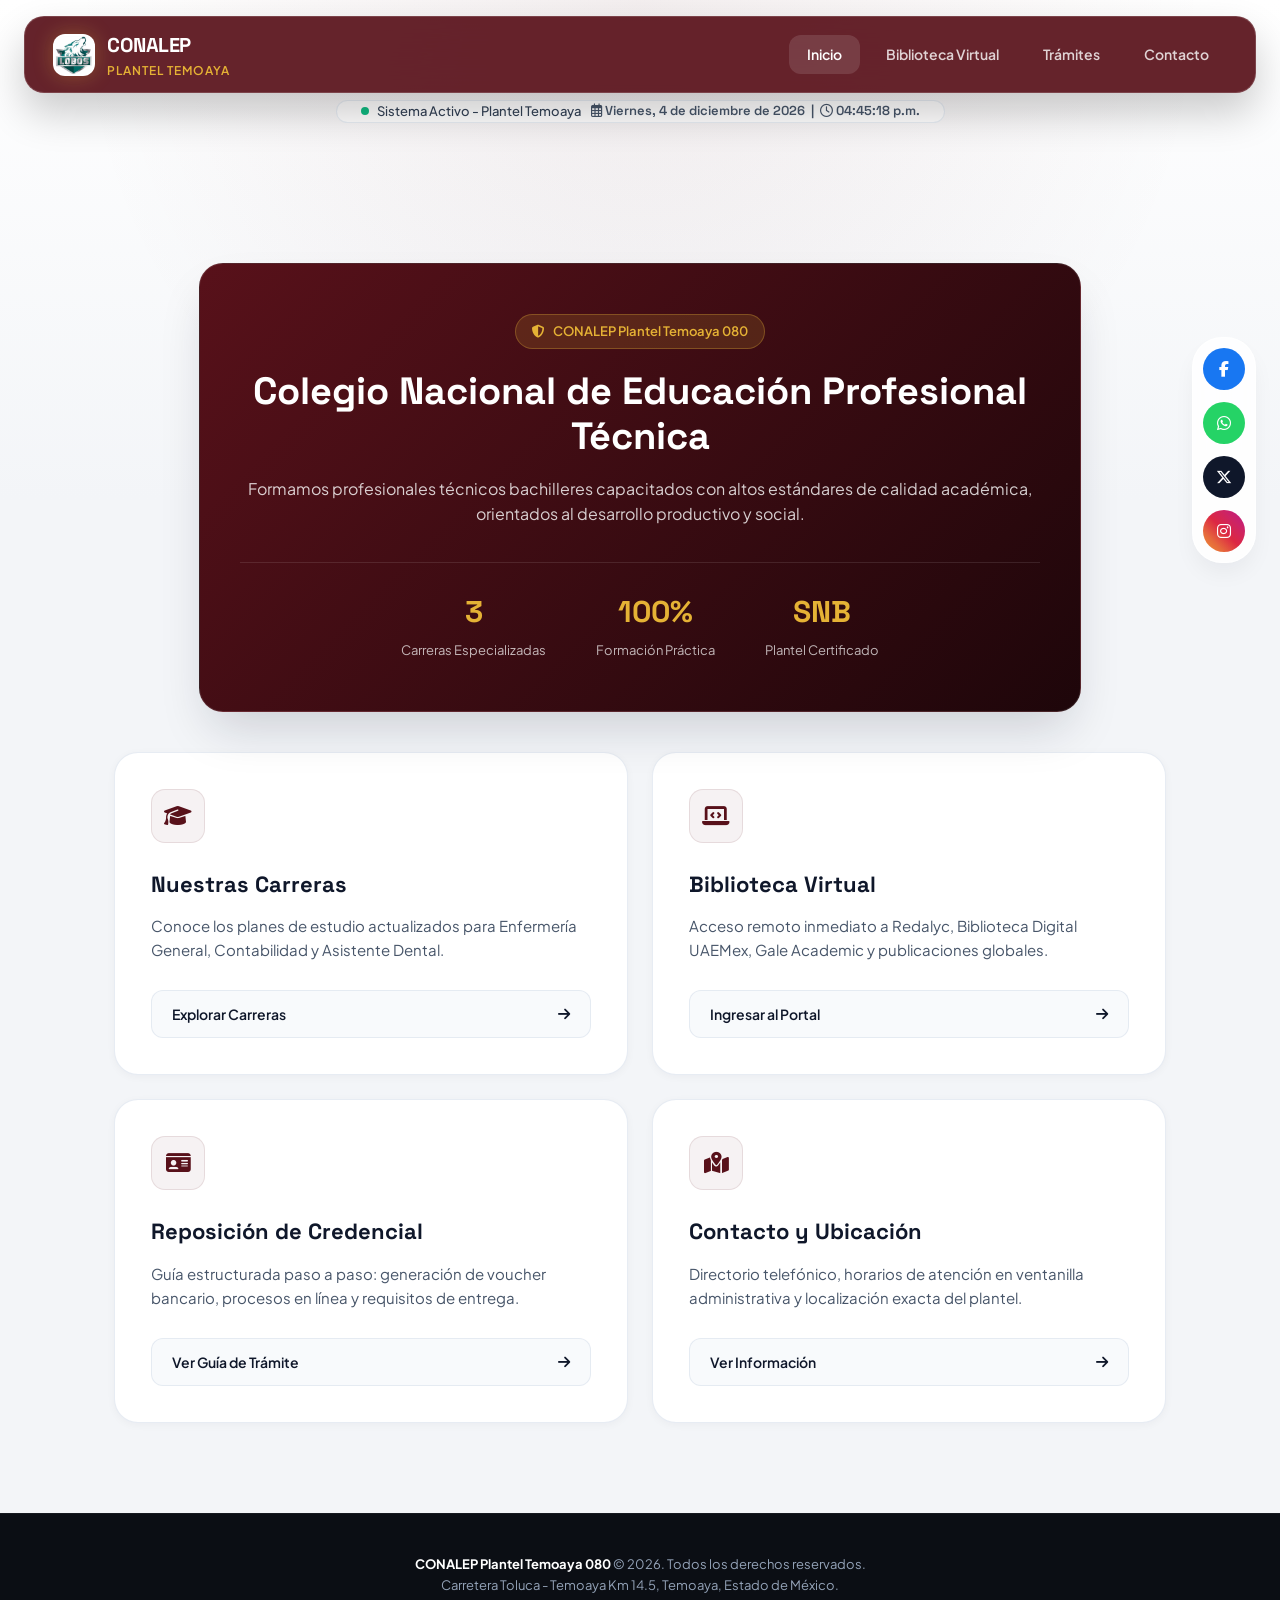
<file: index.html>
<!DOCTYPE html>
<html lang="es">
<head>
    <meta charset="UTF-8">
    <meta name="viewport" content="width=device-width, initial-scale=1.0">
    <title>CONALEP Plantel Temoaya | Portal Institucional</title>
    
    <!-- Tipografía Moderna y Font Awesome -->
    <link rel="preconnect" href="https://fonts.googleapis.com">
    <link rel="preconnect" href="https://fonts.gstatic.com" crossorigin>
    <link href="https://fonts.googleapis.com/css2?family=Plus+Jakarta+Sans:wght@300;400;500;600;700;800&family=Space+Grotesk:wght@600;700&display=swap" rel="stylesheet">
    <link rel="stylesheet" href="https://cdnjs.cloudflare.com/ajax/libs/font-awesome/6.4.2/css/all.min.css">
    
    <!-- Hoja de Estilos -->
    <link rel="stylesheet" href="css/estilos.css">
</head>
<body>

    <!-- Fondo de malla tecnológica -->
    <div class="bg-mesh"></div>

    <!-- Redes Sociales Flotantes -->
    <div class="social-icons-float">
        <a href="https://www.facebook.com/ConalepTemoaya080?mibextid=ZbWKwL" target="_blank" class="social-icon facebook" title="Facebook"><i class="fab fa-facebook-f"></i></a>
        <a href="https://whatsapp.com/channel/0029VaXkV3gK0IBemLqQGA2Q" target="_blank" class="social-icon whatsapp" title="WhatsApp"><i class="fab fa-whatsapp"></i></a>
        <a href="https://x.com/ConalepTemoaya?t=_tFDwOR5EO-kMRiu1jZuSw&s=08" target="_blank" class="social-icon x-icon" title="X"><i class="fab fa-x-twitter"></i></a>
        <a href="https://www.instagram.com/conaleptemoaya080/" target="_blank" class="social-icon instagram" title="Instagram"><i class="fab fa-instagram"></i></a>
    </div>

    <!-- Navbar Floating Glassmorphism -->
    <nav class="navbar-pro">
        <div class="nav-container">
            <div class="nav-brand">
                <div class="lobo-container" style="overflow: hidden; padding: 2px; width: 42px; height: 42px; border-radius: 12px; display: flex; align-items: center; justify-content: center; background: #FFF;">
                    <img src="imagenes/lobo1.jpeg" alt="Lobo CONALEP" style="width: 100%; height: 100%; object-fit: cover; border-radius: 10px;">
                </div>
                <div>
                    <span class="brand-main">CONALEP</span>
                    <span class="brand-sub">Plantel Temoaya</span>
                </div>
            </div>
            <div class="nav-menu">
    <a href="index.html" class="nav-link activo">Inicio</a>
    <a href="bibliotecas/bibliotecas_en_linea.html" class="nav-link">Biblioteca Virtual</a>
    <a href="paginas/credencial.html" class="nav-link">Trámites</a>
    <a href="paginas/contacto.html" class="nav-link">Contacto</a>
</div>
        </div>
    </nav>

    <!-- Barra de Estado Activo y Reloj en Vivo -->
    <div class="live-status-bar" style="max-width: 1200px; margin: 100px auto 20px auto; padding: 0 24px; display: flex; justify-content: space-between; align-items: center; flex-wrap: wrap; gap: 10px;">
        <div class="status-indicator" style="display: flex; align-items: center; gap: 8px; font-size: 13px; color: #334155; font-weight: 500;">
            <span class="pulse-dot" style="width: 8px; height: 8px; background: #10B981; border-radius: 50%; display: inline-block;"></span>
            <span class="status-text">Sistema Activo - Plantel Temoaya</span>
        </div>
        <div class="realtime-clock" id="liveClock" style="font-size: 13px; color: #475569; font-weight: 600;">
            <!-- JavaScript inyectará la fecha y hora aquí -->
        </div>
    </div>

    <!-- Header Principal / Hero Banner Tecnológico -->
    <header class="encabezado-inicio">
        <div class="hero-banner-senior">
            <div class="hero-banner-content">
                <div class="hero-badge"><i class="fas fa-shield-alt"></i> CONALEP Plantel Temoaya 080</div>
                <h1>Colegio Nacional de Educación Profesional Técnica</h1>
                <p>Formamos profesionales técnicos bachilleres capacitados con altos estándares de calidad académica, orientados al desarrollo productivo y social.</p>
                
                <div class="hero-stats">
                    <div class="stat-item">
                        <span class="stat-number">3</span>
                        <span class="stat-label">Carreras Especializadas</span>
                    </div>
                    <div class="stat-item">
                        <span class="stat-number">100%</span>
                        <span class="stat-label">Formación Práctica</span>
                    </div>
                    <div class="stat-item">
                        <span class="stat-number">SNB</span>
                        <span class="stat-label">Plantel Certificado</span>
                    </div>
                </div>
            </div>
        </div>
    </header>

    <!-- Grilla Bento de Servicios Principales -->
    <main class="contenedor-tarjetas">
        
        <div class="tarjeta-servicio">
            <div>
                <div class="tarjeta-icono"><i class="fas fa-graduation-cap"></i></div>
                <h2>Nuestras Carreras</h2>
                <p>Conoce los planes de estudio actualizados para Enfermería General, Contabilidad y Asistente Dental.</p>
            </div>
            <a href="paginas/carreras.html" class="btn-amarillo">
                <span>Explorar Carreras</span>
                <i class="fas fa-arrow-right"></i>
            </a>
        </div>

        <div class="tarjeta-servicio">
            <div>
                <div class="tarjeta-icono"><i class="fas fa-laptop-code"></i></div>
                <h2>Biblioteca Virtual</h2>
                <p>Acceso remoto inmediato a Redalyc, Biblioteca Digital UAEMex, Gale Academic y publicaciones globales.</p>
            </div>
            <a href="bibliotecas/bibliotecas_en_linea.html" class="btn-amarillo">
                <span>Ingresar al Portal</span>
                <i class="fas fa-arrow-right"></i>
            </a>
        </div>

        <div class="tarjeta-servicio">
            <div>
                <div class="tarjeta-icono"><i class="fas fa-id-card"></i></div>
                <h2>Reposición de Credencial</h2>
                <p>Guía estructurada paso a paso: generación de voucher bancario, procesos en línea y requisitos de entrega.</p>
            </div>
            <a href="paginas/credencial.html" class="btn-amarillo">
                <span>Ver Guía de Trámite</span>
                <i class="fas fa-arrow-right"></i>
            </a>
        </div>

        <div class="tarjeta-servicio">
            <div>
                <div class="tarjeta-icono"><i class="fas fa-map-location-dot"></i></div>
                <h2>Contacto y Ubicación</h2>
                <p>Directorio telefónico, horarios de atención en ventanilla administrativa y localización exacta del plantel.</p>
            </div>
            <a href="paginas/contacto.html" class="btn-amarillo">
                <span>Ver Información</span>
                <i class="fas fa-arrow-right"></i>
            </a>
        </div>

    </main>

    <!-- Pie de Página Corporativo -->
    <footer class="footer-institucional">
        <p><strong>CONALEP Plantel Temoaya 080</strong> &copy; 2026. Todos los derechos reservados.</p>
        <p>Carretera Toluca - Temoaya Km 14.5, Temoaya, Estado de México.</p>
    </footer>

    <!-- Script desacoplado -->
    <script src="js/main.js"></script>
</body>
</html>
</file>
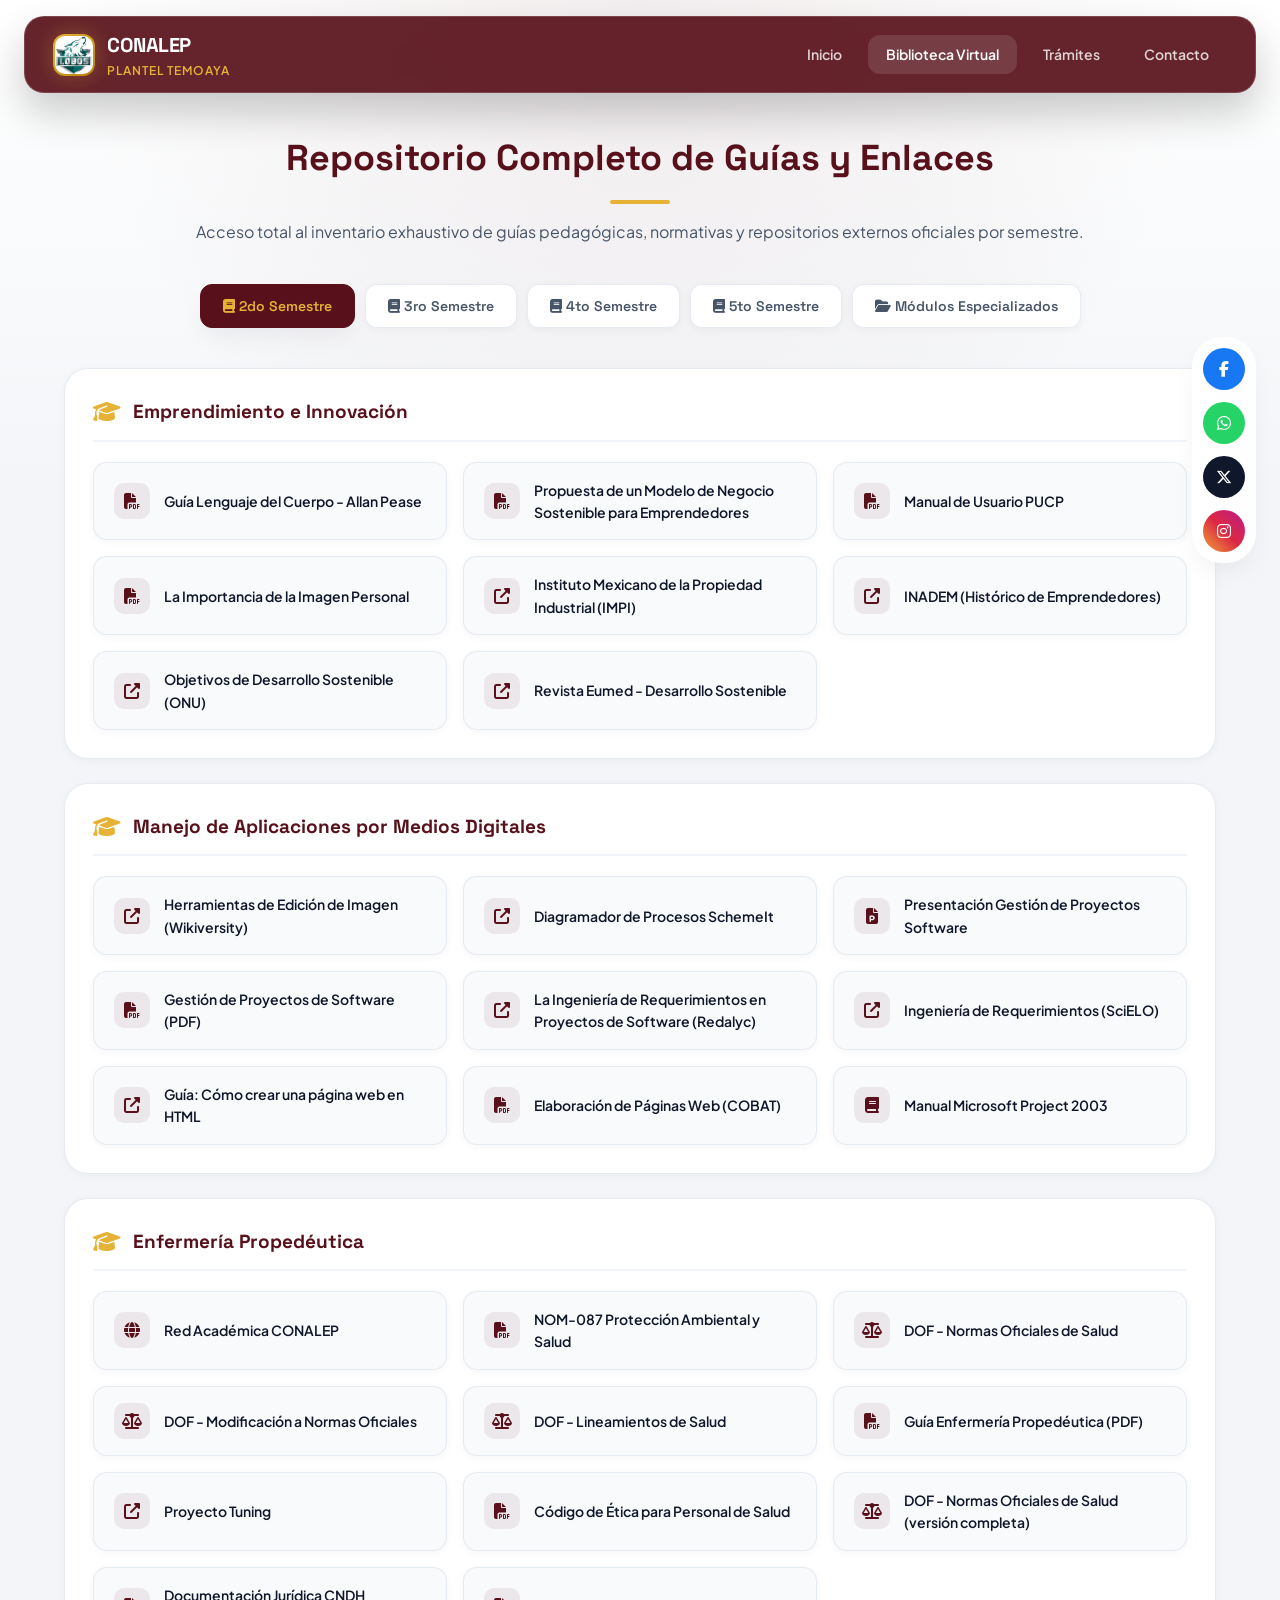
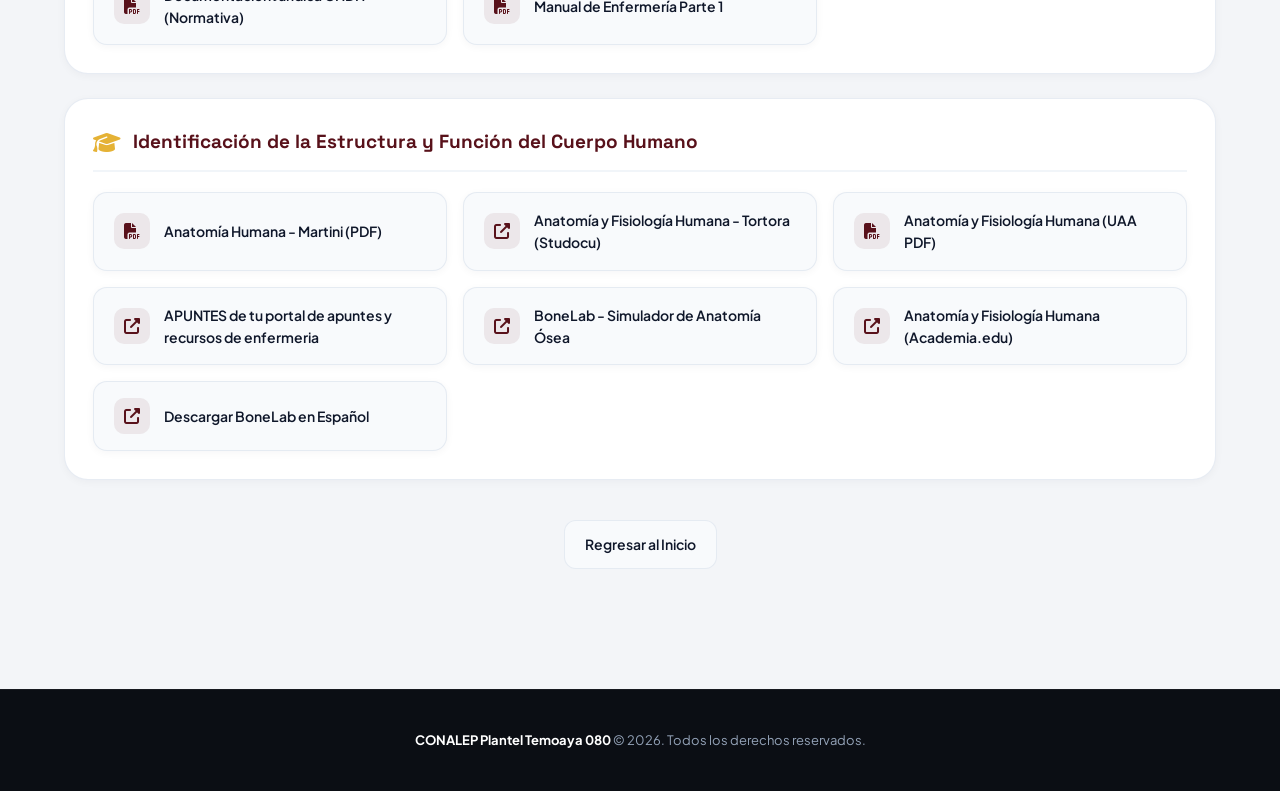
<file: bibliotecas/bibliotecas_en_linea.html>
<!DOCTYPE html>
<html lang="es">
<head>
    <meta charset="UTF-8">
    <meta name="viewport" content="width=device-width, initial-scale=1.0">
    <title>Biblioteca Virtual - CONALEP Plantel Temoaya</title>
    
    <!-- Tipografía Moderna y Font Awesome -->
    <link rel="preconnect" href="https://fonts.googleapis.com">
    <link rel="preconnect" href="https://fonts.gstatic.com" crossorigin>
    <link href="https://fonts.googleapis.com/css2?family=Plus+Jakarta+Sans:wght@300;400;500;600;700;800&family=Space+Grotesk:wght@600;700&display=swap" rel="stylesheet">
    <link rel="stylesheet" href="https://cdnjs.cloudflare.com/ajax/libs/font-awesome/6.4.2/css/all.min.css">
    
    <!-- Hoja de Estilos General Unificada -->
    <link rel="stylesheet" href="../css/estilos.css">
</head>
<body>

    <!-- Fondo de malla tecnológica -->
    <div class="bg-mesh"></div>

    <!-- Redes Sociales Flotantes -->
    <div class="social-icons-float">
        <a href="https://www.facebook.com/ConalepTemoaya080?mibextid=ZbWKwL" target="_blank" class="social-icon facebook" title="Facebook"><i class="fab fa-facebook-f"></i></a>
        <a href="https://whatsapp.com/channel/0029VaXkV3gK0IBemLqQGA2Q" target="_blank" class="social-icon whatsapp" title="WhatsApp"><i class="fab fa-whatsapp"></i></a>
        <a href="https://x.com/ConalepTemoaya?t=_tFDwOR5EO-kMRiu1jZuSw&s=08" target="_blank" class="social-icon x-icon" title="X"><i class="fab fa-x-twitter"></i></a>
        <a href="https://www.instagram.com/conaleptemoaya080/" target="_blank" class="social-icon instagram" title="Instagram"><i class="fab fa-instagram"></i></a>
    </div>

    <!-- Navbar Floating Glassmorphism -->
    <nav class="navbar-pro">
        <div class="nav-container">
            <div class="nav-brand">
                <div class="lobo-container" style="overflow: hidden; padding: 2px;">
                    <img src="../imagenes/lobo1.jpeg" alt="Lobo CONALEP" style="width: 100%; height: 100%; object-fit: cover; border-radius: 10px;">
                </div>
                <div>
                    <span class="brand-main">CONALEP</span>
                    <span class="brand-sub">Plantel Temoaya</span>
                </div>
            </div>
            <div class="nav-menu">
    <a href="../index.html" class="nav-link">Inicio</a>
    <a href="bibliotecas_en_linea.html" class="nav-link activo">Biblioteca Virtual</a>
    <a href="../paginas/credencial.html" class="nav-link">Trámites</a>
    <a href="../paginas/contacto.html" class="nav-link">Contacto</a>
</div>  
        </div>
    </nav>

    <!-- Contenedor Principal -->
    <main class="library-container">
        
        <div class="library-header">
            <h1>Repositorio Completo de Guías y Enlaces</h1>
            <div style="width: 60px; height: 4px; background-color: var(--brand-accent); margin: 0 auto 15px auto; border-radius: 2px;"></div>
            <p>Acceso total al inventario exhaustivo de guías pedagógicas, normativas y repositorios externos oficiales por semestre.</p>
        </div>

        <!-- Pestañas de Semestres -->
        <div class="semestre-tabs">
            <button class="tab-btn active" onclick="cambiarSemestre('sem2', event)"><i class="fas fa-book"></i> 2do Semestre</button>
            <button class="tab-btn" onclick="cambiarSemestre('sem3', event)"><i class="fas fa-book"></i> 3ro Semestre</button>
            <button class="tab-btn" onclick="cambiarSemestre('sem4', event)"><i class="fas fa-book"></i> 4to Semestre</button>
            <button class="tab-btn" onclick="cambiarSemestre('sem5', event)"><i class="fas fa-book"></i> 5to Semestre</button>
            <button class="tab-btn" onclick="cambiarSemestre('semAvanzado', event)"><i class="fas fa-folder-open"></i> Módulos Especializados</button>
        </div>

        <!-- ================= SEM2 ================= -->
        <div id="sem2" class="tab-content active">
            <div class="modulo-card">
                <h3 class="modulo-title"><i class="fas fa-graduation-cap"></i> Emprendimiento e Innovación</h3>
                <div class="links-grid">
                    <a href="https://utncomunicacionprofesional.files.wordpress.com/2012/04/allanpease-ellenguajedelcuerpo.pdf" target="_blank" rel="noopener" class="resource-link-item"><i class="fas fa-file-pdf"></i><span>Guía Lenguaje del Cuerpo - Allan Pease</span></a>
                    <a href="https://repositoriodigital.ipn.mx/bitstream/123456789/25649/1/MODELO-DE-NEGOCIO-SOSTENIBLE.pdf" target="_blank" rel="noopener" class="resource-link-item"><i class="fas fa-file-pdf"></i><span>Propuesta de un Modelo de Negocio Sostenible para Emprendedores</span></a>
                    <a href="https://cdn01.pucp.education/btpucp/2019/07/19163243/manual_del_usuario1.pdf" target="_blank" rel="noopener" class="resource-link-item"><i class="fas fa-file-pdf"></i><span>Manual de Usuario PUCP</span></a>
                    <a href="http://gc.scalahed.com/recursos/files/r161r/w24709w/La_importancia_de_la_imagen_personal.pdf" target="_blank" rel="noopener" class="resource-link-item"><i class="fas fa-file-pdf"></i><span>La Importancia de la Imagen Personal</span></a>
                    <a href="https://www.gob.mx/impi" target="_blank" rel="noopener" class="resource-link-item"><i class="fas fa-external-link-alt"></i><span>Instituto Mexicano de la Propiedad Industrial (IMPI)</span></a>
                    <a href="https://www.inadem.gob.mx/" target="_blank" rel="noopener" class="resource-link-item"><i class="fas fa-external-link-alt"></i><span>INADEM (Histórico de Emprendedores)</span></a>
                    <a href="https://www.un.org/sustainabledevelopment/es/objetivos-de-desarrollo-sostenible/" target="_blank" rel="noopener" class="resource-link-item"><i class="fas fa-external-link-alt"></i><span>Objetivos de Desarrollo Sostenible (ONU)</span></a>
                    <a href="https://www.eumed.net/ce/2007c/rcc-0710.htm" target="_blank" rel="noopener" class="resource-link-item"><i class="fas fa-external-link-alt"></i><span>Revista Eumed - Desarrollo Sostenible</span></a>
                </div>
            </div>

            <div class="modulo-card">
                <h3 class="modulo-title"><i class="fas fa-graduation-cap"></i> Manejo de Aplicaciones por Medios Digitales</h3>
                <div class="links-grid">
                    <a href="https://es.wikiversity.org/wiki/Herramientas_de_edici%C3%B3n_de_imagen" target="_blank" rel="noopener" class="resource-link-item"><i class="fas fa-external-link-alt"></i><span>Herramientas de Edición de Imagen (Wikiversity)</span></a>
                    <a href="https://www.digikey.com.mx/es/resources/design-tools/schemeit" target="_blank" rel="noopener" class="resource-link-item"><i class="fas fa-external-link-alt"></i><span>Diagramador de Procesos SchemeIt</span></a>
                    <a href="https://slideplayer.es/slide/3500849/" target="_blank" rel="noopener" class="resource-link-item"><i class="fas fa-file-powerpoint"></i><span>Presentación Gestión de Proyectos Software</span></a>
                    <a href="https://www.inf.utfsm.cl/~guerra/publicaciones/Gestion%20de%20Proyectos%20de%20Software.pdf" target="_blank" rel="noopener" class="resource-link-item"><i class="fas fa-file-pdf"></i><span>Gestión de Proyectos de Software (PDF)</span></a>
                    <a href="https://www.redalyc.org/articulo.oa?id=66612870011" target="_blank" rel="noopener" class="resource-link-item"><i class="fas fa-external-link-alt"></i><span>La Ingeniería de Requerimientos en Proyectos de Software (Redalyc)</span></a>
                    <a href="http://www.scielo.org.mx/scielo.php?script=sci_arttext&amp;pid=S0187-358X2012000300003" target="_blank" rel="noopener" class="resource-link-item"><i class="fas fa-external-link-alt"></i><span>Ingeniería de Requerimientos (SciELO)</span></a>
                    <a href="https://www.ciudadano2cero.com/como-crear-una-pagina-web-en-html/" target="_blank" rel="noopener" class="resource-link-item"><i class="fas fa-external-link-alt"></i><span>Guía: Cómo crear una página web en HTML</span></a>
                    <a href="http://www.cobat.edu.mx/wp-content/uploads/sites/79/2012/03/Elaboraci%C3%B3n-de-paginas-web.pdf" target="_blank" rel="noopener" class="resource-link-item"><i class="fas fa-file-pdf"></i><span>Elaboración de Páginas Web (COBAT)</span></a>
                    <a href="https://es.scribd.com/document/2539650/manual-microsoft-project-2003" target="_blank" rel="noopener" class="resource-link-item"><i class="fas fa-book"></i><span>Manual Microsoft Project 2003</span></a>
                </div>
            </div>

            <div class="modulo-card">
                <h3 class="modulo-title"><i class="fas fa-graduation-cap"></i> Enfermería Propedéutica</h3>
                <div class="links-grid">
                    <a href="https://www.gob.mx/conalep/acciones-y-programas/red-academica-27470" target="_blank" rel="noopener" class="resource-link-item"><i class="fas fa-globe"></i><span>Red Académica CONALEP</span></a>
                    <a href="https://www.cndh.org.mx/sites/default/files/doc/Programas/VIH/Leyes%20y%20normas%20y%20reglamentos/Norma%20Oficial%20Mexicana/NOM-087-SEMARNAT-SSA1-2002%20Proteccion%20ambiental-salud.pdf" target="_blank" rel="noopener" class="resource-link-item"><i class="fas fa-file-pdf"></i><span>NOM-087 Protección Ambiental y Salud</span></a>
                    <a href="http://dof.gob.mx/nota_detalle.php?codigo=5272787&amp;fecha=15/10/2012" target="_blank" rel="noopener" class="resource-link-item"><i class="fas fa-balance-scale"></i><span>DOF - Normas Oficiales de Salud</span></a>
                    <a href="http://www.dof.gob.mx/nota_detalle.php?codigo=5312523&amp;fecha=02/09/2013" target="_blank" rel="noopener" class="resource-link-item"><i class="fas fa-balance-scale"></i><span>DOF - Modificación a Normas Oficiales</span></a>
                    <a href="http://dof.gob.mx/nota_detalle.php?codigo=5278341&amp;fecha=21/11/2012" target="_blank" rel="noopener" class="resource-link-item"><i class="fas fa-balance-scale"></i><span>DOF - Lineamientos de Salud</span></a>
                    <a href="https://fortecnica081.files.wordpress.com/2012/01/enfermeriapropeok.pdf" target="_blank" rel="noopener" class="resource-link-item"><i class="fas fa-file-pdf"></i><span>Guía Enfermería Propedéutica (PDF)</span></a>
                    <a href="http://www.tuningal.org/" target="_blank" rel="noopener" class="resource-link-item"><i class="fas fa-external-link-alt"></i><span>Proyecto Tuning</span></a>
                    <a href="http://www.cpe.salud.gob.mx/site3/publicaciones/docs/codigo_etica.pdf" target="_blank" rel="noopener" class="resource-link-item"><i class="fas fa-file-pdf"></i><span>Código de Ética para Personal de Salud</span></a>
                    <a href="http://dof.gob.mx/nota_detalle_popup.php?codigo=5272787" target="_blank" rel="noopener" class="resource-link-item"><i class="fas fa-balance-scale"></i><span>DOF - Normas Oficiales de Salud (versión completa)</span></a>
                    <a href="https://www.cndh.org.mx/DocTR/2016/JUR/A70/01/JUR-20170331-NOR41.pdf" target="_blank" rel="noopener" class="resource-link-item"><i class="fas fa-file-pdf"></i><span>Documentación Jurídica CNDH (Normativa)</span></a>
                    <a href="https://enfermeriaparaelcambio.files.wordpress.com/2008/10/manual_parte1.pdf" target="_blank" rel="noopener" class="resource-link-item"><i class="fas fa-file-pdf"></i><span>Manual de Enfermería Parte 1</span></a>
                </div>
            </div>

            <div class="modulo-card">
                <h3 class="modulo-title"><i class="fas fa-graduation-cap"></i> Identificación de la Estructura y Función del Cuerpo Humano</h3>
                <div class="links-grid">
                    <a href="http://dipsa.com/ClanDunant/Textos/TUM%20-%20Anatomia%20Humana%20Martini.pdf" target="_blank" rel="noopener" class="resource-link-item"><i class="fas fa-file-pdf"></i><span>Anatomía Humana - Martini (PDF)</span></a>
                    <a href="https://www.studocu.com/es-mx/document/universidad-autonoma-de-nayarit/antropologia-medica/anatomia-y-fisiologia-humana-de-tortora/4327517" target="_blank" rel="noopener" class="resource-link-item"><i class="fas fa-external-link-alt"></i><span>Anatomía y Fisiología Humana - Tortora (Studocu)</span></a>
                    <a href="https://www.uaa.mx/centros/cem/programas/p2015/6to/complementarias/Anatomia%20y%20Fisiologia%20Humana.doc.pdf" target="_blank" rel="noopener" class="resource-link-item"><i class="fas fa-file-pdf"></i><span>Anatomía y Fisiología Humana (UAA PDF)</span></a>
                    <a href="http://www.laenfermeria.es/apuntes.html" target="_blank" rel="noopener" class="resource-link-item"><i class="fas fa-external-link-alt"></i><span>APUNTES de tu portal de apuntes y recursos de enfermeria</span></a>
                    <a href="https://www.portalprogramas.com/bonelab/" target="_blank" rel="noopener" class="resource-link-item"><i class="fas fa-external-link-alt"></i><span>BoneLab - Simulador de Anatomía Ósea</span></a>
                    <a href="https://www.academia.edu/36607543/Anatomia_y_fisiologia_humana_de_tortora" target="_blank" rel="noopener" class="resource-link-item"><i class="fas fa-external-link-alt"></i><span>Anatomía y Fisiología Humana (Academia.edu)</span></a>
                    <a href="https://www.portalprogramas.com/bonelab/descargar" target="_blank" rel="noopener" class="resource-link-item"><i class="fas fa-external-link-alt"></i><span>Descargar BoneLab en Español</span></a>
                </div>
            </div>

        </div>

        <!-- ================= SEM3 ================= -->
        <div id="sem3" class="tab-content">
            <div class="modulo-card">
                <h3 class="modulo-title"><i class="fas fa-graduation-cap"></i> Enfermería Ambulatoria y Hospitalaria</h3>
                <div class="links-grid">
                    <a href="http://lum2010regleg.blogspot.com/2009/10/organismos-de-seguridad-social.html" target="_blank" rel="noopener" class="resource-link-item"><i class="fas fa-external-link-alt"></i><span>RÉGIME LEGAL DE SEGURIDAD SOCIAL: ORGANISMOS DE SEGURIDAD SOCIAL</span></a>
                    <a href="https://leyco.org/mex/fed/125.html" target="_blank" rel="noopener" class="resource-link-item"><i class="fas fa-balance-scale"></i><span>Ley Federal del Trabajo</span></a>
                    <a href="https://docplayer.es/4483173-Modelo-de-atencion-integral-a-las-pvvs-en-el-sistema-publico-de-salud-modelo-de-atencion-integral-a-las-pvvs-en-el-sistema-publico-de-salud.html" target="_blank" rel="noopener" class="resource-link-item"><i class="fas fa-external-link-alt"></i><span>Modelo de Atención Integral a las PVVS</span></a>
                    <a href="http://www.diputados.gob.mx/LeyesBiblio/pdf/92_230421.pdf" target="_blank" rel="noopener" class="resource-link-item"><i class="fas fa-file-pdf"></i><span>Ley del Seguro Social</span></a>
                    <a href="http://www.diputados.gob.mx/LeyesBiblio/pdf_mov/Ley_del_Instituto_de_Seguridad_y_Servicios_Sociales_de_los_Trabajadores.pdf" target="_blank" rel="noopener" class="resource-link-item"><i class="fas fa-file-pdf"></i><span>Ley del Instituto de Seguridad y Servicios Sociales de los Trabajadores del Estado</span></a>
                    <a href="http://www.dof.gob.mx/normasOficiales/4822/salud4a13_C/salud4a13_C.html" target="_blank" rel="noopener" class="resource-link-item"><i class="fas fa-balance-scale"></i><span>salud4a13_C</span></a>
                    <a href="https://www.dof.gob.mx/nota_detalle.php?codigo=5312523&amp;fecha=02/09/2013" target="_blank" rel="noopener" class="resource-link-item"><i class="fas fa-balance-scale"></i><span>DOF - Nota 5312523 (02/09/2013)</span></a>
                    <a href="https://www.sefh.es/bibliotecavirtual/ops/afambulatorio.pdf" target="_blank" rel="noopener" class="resource-link-item"><i class="fas fa-file-pdf"></i><span>Atencion farmaceutica al paciente ambulatorio</span></a>
                    <a href="https://enfermeriaparaelcambio.files.wordpress.com/2008/10/manual_parte1.pdf" target="_blank" rel="noopener" class="resource-link-item"><i class="fas fa-file-pdf"></i><span>Manual de Enfermería Parte 1</span></a>
                    <a href="https://maludice7.com/tecnicas-y-procedimientos-de-enfermeria/" target="_blank" rel="noopener" class="resource-link-item"><i class="fas fa-external-link-alt"></i><span>MANUAL DE TÉCNICAS Y PROCEDIMIENTOS DE ENFERMERÍA</span></a>
                    <a href="https://www.leyfederaldeltrabajo.com.mx/titulo-sexto/capitulo-xii.html" target="_blank" rel="noopener" class="resource-link-item"><i class="fas fa-balance-scale"></i><span>Ley Federal del Trabajo Trabajo a domicilio - Capitulo XII</span></a>
                    <a href="https://www.ecorfan.org/manuales/manuales_nayarit/Tecnicas%20y%20procedimientos%20para%20el%20cuidado%20de%20enfermer%C3%ADa%202.pdf" target="_blank" rel="noopener" class="resource-link-item"><i class="fas fa-file-pdf"></i><span>Tecnicas y procedimientos para el cuidado de enfermería 2.pdf</span></a>
                    <a href="https://studylib.es/doc/1976475/modelo-de-atenci%C3%B3n-integral-a-las-pvvs-en-el" target="_blank" rel="noopener" class="resource-link-item"><i class="fas fa-external-link-alt"></i><span>Modelo de Atención Integral a las PVVS en el</span></a>
                    <a href="https://www.cndh.org.mx/DocTR/2016/JUR/A70/01/JUR-20170331-NOR10.pdf" target="_blank" rel="noopener" class="resource-link-item"><i class="fas fa-file-pdf"></i><span>NOM-005-SSA3-2010 Infraestructura y Equipamiento (Ambulatorios)</span></a>
                    <a href="https://www.cndh.org.mx/DocTR/2016/JUR/A70/01/JUR-20170331-NOR41.pdf" target="_blank" rel="noopener" class="resource-link-item"><i class="fas fa-file-pdf"></i><span>Documentación Jurídica CNDH (Normativa)</span></a>
                </div>
            </div>

            <div class="modulo-card">
                <h3 class="modulo-title"><i class="fas fa-graduation-cap"></i> Enfermería en el Primer Nivel de Atención</h3>
                <div class="links-grid">
                    <a href="http://www.madrid.org/cs/Satellite?blobcol=urldata&amp;blobheader=application%2Fpdf&amp;blobheadername1=Contentdisposition&amp;blobheadername2=cadena&amp;blobheadervalue1=filename%3DPapel+Enfermer%C3%ADa+OK.pdf&amp;blobheadervalue2=language%3Des%26site%3DPortalSalud&amp;blobkey=id&amp;blobtable=MungoBlobs&amp;blobwhere=1220445005584&amp;ssbinary=true" target="_blank" rel="noopener" class="resource-link-item"><i class="fas fa-file-pdf"></i><span>Maqueta Enfermería ENTERA CAMBIOS 2.cdr</span></a>
                    <a href="https://saluddesdelaotraorillas.com/2020/07/29/las-funciones-esenciales-de-la-salud-publica-las-fesp/" target="_blank" rel="noopener" class="resource-link-item"><i class="fas fa-external-link-alt"></i><span>Funciones Esenciales de la Salud Pública (FESP)</span></a>
                    <a href="https://www.who.int/es/news-room/fact-sheets/detail/family-planning-contraception" target="_blank" rel="noopener" class="resource-link-item"><i class="fas fa-external-link-alt"></i><span>Planificación familiar</span></a>
                    <a href="http://dof.gob.mx/nota_detalle.php?codigo=5321934&amp;fecha=13/11/2013" target="_blank" rel="noopener" class="resource-link-item"><i class="fas fa-balance-scale"></i><span>DOF - Nota 5321934 (13/11/2013)</span></a>
                    <a href="http://dof.gob.mx/nota_detalle.php?codigo=5270654&amp;fecha=28/09/2012" target="_blank" rel="noopener" class="resource-link-item"><i class="fas fa-balance-scale"></i><span>DOF - Nota 5270654 (28/09/2012)</span></a>
                    <a href="http://cenetec-difusion.com/gpc-sns/" target="_blank" rel="noopener" class="resource-link-item"><i class="fas fa-external-link-alt"></i><span>CATÁLOGO MAESTRO – GUÍAS DE PRÁCTICA CLÍNICA</span></a>
                    <a href="https://mpsp.webs.uvigo.es/rev01-1/Ottawa-01-1.pdf" target="_blank" rel="noopener" class="resource-link-item"><i class="fas fa-file-pdf"></i><span>Carta de Ottawa-01-1</span></a>
                    <a href="http://www.consulta.vhs.com.mx/nom/" target="_blank" rel="noopener" class="resource-link-item"><i class="fas fa-balance-scale"></i><span>LISTADO DE NORMAS OFICIALES MEXICANAS</span></a>
                    <a href="https://salud.edomex.gob.mx/isem/tamiz_neonatal" target="_blank" rel="noopener" class="resource-link-item"><i class="fas fa-external-link-alt"></i><span>Tamiz Metabólico Neonatal</span></a>
                    <a href="https://www.paho.org/hq/dmdocuments/2012/Alma-Ata-1978Declaracion.pdf" target="_blank" rel="noopener" class="resource-link-item"><i class="fas fa-file-pdf"></i><span>Declaración de Alma-Ata (OPS PDF)</span></a>
                    <a href="http://www.madrid.org/cs/Satellite?blobcol=urldata&amp;blobheader=application%2Fpdf&amp;blobheadername1=Content-disposition&amp;blobheadername2=cadena&amp;blobheadervalue1=filename%3DPapel+Enfermer%C3%ADa+OK.pdf&amp;blobheadervalue2=language%3Des%26site%3DPortalSalud&amp;blobkey=id&amp;blobtable=MungoBlobs&amp;blobwhere=1220445005584&amp;ssbinary=true" target="_blank" rel="noopener" class="resource-link-item"><i class="fas fa-file-pdf"></i><span>Maqueta Enfermería ENTERA CAMBIOS 2.cdr</span></a>
                    <a href="https://www.gob.mx/cms/uploads/attachment/file/10206/2_carta_de_ottawa.pdf" target="_blank" rel="noopener" class="resource-link-item"><i class="fas fa-file-pdf"></i><span>OttawaCharterSp.PDF</span></a>
                </div>
            </div>

            <div class="modulo-card">
                <h3 class="modulo-title"><i class="fas fa-graduation-cap"></i> Identificación del Cuerpo Humano por Aparatos y Sistemas</h3>
                <div class="links-grid">
                    <a href="https://www.udocz.com/mx/read/47896/anatomia-humana-6ta-edicion-martini-timmons-y-tallitsch" target="_blank" rel="noopener" class="resource-link-item"><i class="fas fa-book"></i><span>Anatomía humana 6ta Edición Martini Timmons y Tallitsch</span></a>
                    <a href="https://www.academia.edu/36607543/Anatomia_y_fisiologia_humana_de_tortora" target="_blank" rel="noopener" class="resource-link-item"><i class="fas fa-external-link-alt"></i><span>Anatomía y Fisiología Humana (Academia.edu)</span></a>
                    <a href="http://www.laenfermeria.es/apuntes.html" target="_blank" rel="noopener" class="resource-link-item"><i class="fas fa-external-link-alt"></i><span>APUNTES de tu portal de apuntes y recursos de enfermeria</span></a>
                    <a href="https://www.portalprogramas.com/bonelab/descargar" target="_blank" rel="noopener" class="resource-link-item"><i class="fas fa-external-link-alt"></i><span>Descargar BoneLab en Español</span></a>
                </div>
            </div>

            <div class="modulo-card">
                <h3 class="modulo-title"><i class="fas fa-graduation-cap"></i> Identificación del Proceso Salud - Enfermedad</h3>
                <div class="links-grid">
                    <a href="https://www.scielo.br/j/csp/a/8bsQRMHDrQqWspcjLfhB8Qh/?format=pdf&amp;lang=es" target="_blank" rel="noopener" class="resource-link-item"><i class="fas fa-file-pdf"></i><span>Proceso Salud - Enfermedad (SciELO PDF)</span></a>
                    <a href="https://ifdcsanluis-slu.infd.edu.ar/sitio/upload/navarro.pdf" target="_blank" rel="noopener" class="resource-link-item"><i class="fas fa-file-pdf"></i><span>navarro</span></a>
                    <a href="https://concepto.de/salud-segun-la-oms/" target="_blank" rel="noopener" class="resource-link-item"><i class="fas fa-external-link-alt"></i><span>Salud - Concepto, componentes y salud ocupacional</span></a>
                    <a href="https://rua.ua.es/dspace/bitstream/10045/11468/1/1.Concepto%20salud%20y%20salud%20p%c3%bablica.pdf" target="_blank" rel="noopener" class="resource-link-item"><i class="fas fa-file-pdf"></i><span>La salud y sus determinantes</span></a>
                    <a href="https://www.gob.mx/conalep/acciones-y-programas/red-academica-27470" target="_blank" rel="noopener" class="resource-link-item"><i class="fas fa-globe"></i><span>Red Académica CONALEP</span></a>
                    <a href="http://preventivaysocial.webs.fcm.unc.edu.ar/files/2014/04/MPyS-1-Unidad-1-Determinantes-de-la-Salud-V-2013.pdf" target="_blank" rel="noopener" class="resource-link-item"><i class="fas fa-file-pdf"></i><span>Unidad 1</span></a>
                    <a href="http://dof.gob.mx/nota_detalle.php?codigo=5120943&amp;fecha=20/11/2009" target="_blank" rel="noopener" class="resource-link-item"><i class="fas fa-balance-scale"></i><span>DOF - Nota 5120943 (20/11/2009)</span></a>
                    <a href="http://www.salud.gob.mx/unidades/cdi/nom/032ssa202.html" target="_blank" rel="noopener" class="resource-link-item"><i class="fas fa-balance-scale"></i><span>NORMA Oficial Mexicana NOM</span></a>
                    <a href="https://coneschaco.org.ar/wp-content/uploads/2021/03/salud07.pdf" target="_blank" rel="noopener" class="resource-link-item"><i class="fas fa-file-pdf"></i><span>Microsoft Word - Edición 1.doc</span></a>
                    <a href="https://www.insp.mx/lineas-de-investigacion.html" target="_blank" rel="noopener" class="resource-link-item"><i class="fas fa-external-link-alt"></i><span>Líneas de Investigación</span></a>
                    <a href="https://www.gob.mx/salud/documentos/programa-sectorial-de-salud-2020-2024" target="_blank" rel="noopener" class="resource-link-item"><i class="fas fa-external-link-alt"></i><span>PROGRAMA Sectorial de Salud 2020-2024</span></a>
                </div>
            </div>

            <div class="modulo-card">
                <h3 class="modulo-title"><i class="fas fa-graduation-cap"></i> Terapéutica Farmacológica</h3>
                <div class="links-grid">
                    <a href="https://studylib.es/doc/7572643/los-medicamentos-seg%C3%BAn-la-legislaci%C3%B3n-mexicana" target="_blank" rel="noopener" class="resource-link-item"><i class="fas fa-external-link-alt"></i><span>Los medicamentos según la legislación mexicana</span></a>
                    <a href="http://www.salud.gob.mx/unidades/cdi/nom/220ssa102.html" target="_blank" rel="noopener" class="resource-link-item"><i class="fas fa-balance-scale"></i><span>NORMA Oficial Mexicana NOM</span></a>
                    <a href="https://www.pisa.com.mx/publicidad/portal/enfermeria/manual/4_1_2.htm" target="_blank" rel="noopener" class="resource-link-item"><i class="fas fa-external-link-alt"></i><span>4_1_2 Administración de Medicamentos</span></a>
                    <a href="https://www.monografias.com/trabajos73/responsabilidad-legal-profesional-enfermeria/responsabilidad-legal-profesional-enfermeria.shtml" target="_blank" rel="noopener" class="resource-link-item"><i class="fas fa-external-link-alt"></i><span>Responsabilidad Legal del Profesional de Enfermería (Monografías)</span></a>
                    <a href="http://www.imss.gob.mx/sites/all/statics/guiasclinicas/712GER.pdf" target="_blank" rel="noopener" class="resource-link-item"><i class="fas fa-file-pdf"></i><span>712GER</span></a>
                    <a href="http://www.csg.gob.mx/descargas/pdf/priorizacion/cuadro-basico/med/catalogo/2016/EDICION_2016_MEDICAMENTOS.pdf" target="_blank" rel="noopener" class="resource-link-item"><i class="fas fa-file-pdf"></i><span>EDICION_2016_MEDICAMENTOS.pdf</span></a>
                </div>
            </div>

        </div>

        <!-- ================= SEM4 ================= -->
        <div id="sem4" class="tab-content">
            <div class="modulo-card">
                <h3 class="modulo-title"><i class="fas fa-graduation-cap"></i> Enfermería en Salud Mental y Psiquiatría</h3>
                <div class="links-grid">
                    <a href="https://saludextremadura.ses.es/filescms/smex/uploaded_files/CustomContentResources/Planes_de_Cuidados_Enfermeros_en_Salud_Mental.pdf" target="_blank" rel="noopener" class="resource-link-item"><i class="fas fa-file-pdf"></i><span>MAQUETA OK.indd</span></a>
                    <a href="https://www.gob.mx/conalep/acciones-y-programas/red-academica-27470" target="_blank" rel="noopener" class="resource-link-item"><i class="fas fa-globe"></i><span>Red Académica CONALEP</span></a>
                    <a href="https://www.psicoactiva.com/cie10/" target="_blank" rel="noopener" class="resource-link-item"><i class="fas fa-external-link-alt"></i><span>Clasificación de Trastornos Mentales según el CIE 10</span></a>
                    <a href="http://estamoslocospuntocom.blogspot.com/" target="_blank" rel="noopener" class="resource-link-item"><i class="fas fa-external-link-alt"></i><span>Salud mental y Enfermería</span></a>
                    <a href="http://www.dof.gob.mx/normasOficiales/5805/salud3a11_C/salud3a11_C.html" target="_blank" rel="noopener" class="resource-link-item"><i class="fas fa-balance-scale"></i><span>NOM-025-SSA2-2014 Servicios de Salud Mental</span></a>
                    <a href="https://es.scribd.com/doc/49115012/Que-es-el-Modelo-Miguel-Hidalgo" target="_blank" rel="noopener" class="resource-link-item"><i class="fas fa-book"></i><span>Qué Es El Modelo Miguel Hidalgo</span></a>
                    <a href="https://www.gob.mx/cms/uploads/attachment/file/11918/Salud_Mental.pdf" target="_blank" rel="noopener" class="resource-link-item"><i class="fas fa-file-pdf"></i><span>Salud Mental</span></a>
                </div>
            </div>

            <div class="modulo-card">
                <h3 class="modulo-title"><i class="fas fa-graduation-cap"></i> Enfermería Médico-Quirúrgica y de Especialidad</h3>
                <div class="links-grid">
                    <a href="https://www.gob.mx/conalep/acciones-y-programas/red-academica-27470" target="_blank" rel="noopener" class="resource-link-item"><i class="fas fa-globe"></i><span>Red Académica CONALEP</span></a>
                    <a href="https://enfermeriaparaelcambio.files.wordpress.com/2008/10/manual_parte1.pdf" target="_blank" rel="noopener" class="resource-link-item"><i class="fas fa-file-pdf"></i><span>Manual de Enfermería Parte 1</span></a>
                    <a href="https://es.scribd.com/doc/16757236/MANUAL-DE-PROCEDIMIENTOS-DE-ENFERMERIA-EN-LA-UNIDAD-DE-CUIDADOS-INTENSIVOS" target="_blank" rel="noopener" class="resource-link-item"><i class="fas fa-book"></i><span>Manual de Procedimientos de Enfermeria en La Unidad de Cuidados Intensivos</span></a>
                    <a href="http://www.dof.gob.mx/nota_detalle.php%3Fcodigo%3D5275587%26fecha%3D26/10/2012" target="_blank" rel="noopener" class="resource-link-item"><i class="fas fa-balance-scale"></i><span>DOF - Diario Oficial de la Federación</span></a>
                    <a href="https://bioetica.com.mx/?option=com_content&amp;task=blogcategory&amp;id=55&amp;Itemid=122" target="_blank" rel="noopener" class="resource-link-item"><i class="fas fa-external-link-alt"></i><span>Bioética – Institución formada por profesionistas inaugurada en mayo de 1998</span></a>
                    <a href="https://tanatologia.org/glosario-general/" target="_blank" rel="noopener" class="resource-link-item"><i class="fas fa-external-link-alt"></i><span>Glosario General - Tanatologia</span></a>
                    <a href="http://www.dof.gob.mx/normasOficiales/4875/salud3a14_C/salud3a14_C.html" target="_blank" rel="noopener" class="resource-link-item"><i class="fas fa-balance-scale"></i><span>salud3a14_C</span></a>
                    <a href="http://dof.gob.mx/nota_detalle.php?codigo=5375019&amp;fecha=09/12/2014" target="_blank" rel="noopener" class="resource-link-item"><i class="fas fa-balance-scale"></i><span>DOF - Nota 5375019 (09/12/2014)</span></a>
                    <a href="http://csg.gob.mx/contenidos/certificacion/sinaceam.html" target="_blank" rel="noopener" class="resource-link-item"><i class="fas fa-external-link-alt"></i><span>Consejo de Salubridad General</span></a>
                </div>
            </div>

            <div class="modulo-card">
                <h3 class="modulo-title"><i class="fas fa-graduation-cap"></i> Conducta Profesional y Legislación en Salud</h3>
                <div class="links-grid">
                    <a href="https://www.gob.mx/conalep/acciones-y-programas/red-academica-27470" target="_blank" rel="noopener" class="resource-link-item"><i class="fas fa-globe"></i><span>Red Académica CONALEP</span></a>
                    <a href="http://www.salud.gob.mx/unidades/cdi/legis/lgs/LEY_GENERAL_DE_SALUD.pdf" target="_blank" rel="noopener" class="resource-link-item"><i class="fas fa-file-pdf"></i><span>LEY GENERAL DE SALUD</span></a>
                    <a href="http://www.diputados.gob.mx/LeyesBiblio/pdf_mov/Constitucion_Politica.pdf" target="_blank" rel="noopener" class="resource-link-item"><i class="fas fa-file-pdf"></i><span>Constitución Política de los Estados Unidos Mexicanos</span></a>
                    <a href="https://www.gob.mx/salud/en/documentos/normas-oficiales-mexicanas-9705" target="_blank" rel="noopener" class="resource-link-item"><i class="fas fa-balance-scale"></i><span>Normas Oficiales Mexicanas</span></a>
                    <a href="https://www.gob.mx/sep/acciones-y-programas/direccion-general-de-profesiones-certificacion-profesional" target="_blank" rel="noopener" class="resource-link-item"><i class="fas fa-external-link-alt"></i><span>Dirección General de Profesiones. Certificación Profesional</span></a>
                </div>
            </div>

        </div>

        <!-- ================= SEM5 ================= -->
        <div id="sem5" class="tab-content">
            <div class="modulo-card">
                <h3 class="modulo-title"><i class="fas fa-graduation-cap"></i> Enfermería Materno – Infantil y Obstetricia</h3>
                <div class="links-grid">
                    <a href="http://www.dof.gob.mx/nota_detalle.php?codigo=5432289&amp;fecha=07/04/2016" target="_blank" rel="noopener" class="resource-link-item"><i class="fas fa-balance-scale"></i><span>DOF - Nota 5432289 (07/04/2016)</span></a>
                    <a href="https://www.gob.mx/cms/uploads/attachment/file/53633/NOM-005-SSA2-1993.pdf" target="_blank" rel="noopener" class="resource-link-item"><i class="fas fa-file-pdf"></i><span>NOM-005-SSA2-1993 Servicios de Planificación Familiar</span></a>
                    <a href="https://www.gob.mx/salud/documentos/programa-de-accion-especifico-planificacion-familiar-y-anticoncepcion-2013-2018" target="_blank" rel="noopener" class="resource-link-item"><i class="fas fa-external-link-alt"></i><span>Programa de Acción Específico Planificación Familiar y Anticoncepción 2013 - 2018</span></a>
                    <a href="https://transparencia.autlan.gob.mx/archivos/transparencia/normas/NormasFederales/nom087_semarnat-Residuos%20Peligrosos.pdf" target="_blank" rel="noopener" class="resource-link-item"><i class="fas fa-file-pdf"></i><span>NOM-087 Residuos Peligrosos (PDF)</span></a>
                    <a href="http://www.inr.gob.mx/Descargas/bioSeguridad/info/NOM-087-ECOL-SSA1-2002.pdf" target="_blank" rel="noopener" class="resource-link-item"><i class="fas fa-file-pdf"></i><span>087ECOLSSA.PDF</span></a>
                    <a href="http://educads.salud.gob.mx/sitio/vRes/index.php" target="_blank" rel="noopener" class="resource-link-item"><i class="fas fa-external-link-alt"></i><span>Educación en Salud (Secretaría de Salud)</span></a>
                    <a href="https://www.gob.mx/conalep/acciones-y-programas/red-academica-27470" target="_blank" rel="noopener" class="resource-link-item"><i class="fas fa-globe"></i><span>Red Académica CONALEP</span></a>
                </div>
            </div>

            <div class="modulo-card">
                <h3 class="modulo-title"><i class="fas fa-graduation-cap"></i> Enfermería Pediátrica</h3>
                <div class="links-grid">
                    <a href="https://www.gob.mx/conalep/acciones-y-programas/red-academica-27470" target="_blank" rel="noopener" class="resource-link-item"><i class="fas fa-globe"></i><span>Red Académica CONALEP</span></a>
                    <a href="http://www.inr.gob.mx/Descargas/bioSeguridad/info/NOM-087-ECOL-SSA1-2002.pdf" target="_blank" rel="noopener" class="resource-link-item"><i class="fas fa-file-pdf"></i><span>087ECOLSSA.PDF</span></a>
                    <a href="http://www.dof.gob.mx/nota_detalle.php?codigo=5417151&amp;fecha=25/11/2015" target="_blank" rel="noopener" class="resource-link-item"><i class="fas fa-balance-scale"></i><span>DOF - Nota 5417151 (25/11/2015)</span></a>
                    <a href="http://dof.gob.mx/nota_detalle.php?codigo=5270654&amp;fecha=28/09/2012" target="_blank" rel="noopener" class="resource-link-item"><i class="fas fa-balance-scale"></i><span>DOF - Nota 5270654 (28/09/2012)</span></a>
                    <a href="http://dof.gob.mx/nota_detalle.php?codigo=5324923&amp;fecha=09/12/2013" target="_blank" rel="noopener" class="resource-link-item"><i class="fas fa-balance-scale"></i><span>DOF - Nota 5324923 (09/12/2013)</span></a>
                    <a href="http://www.dof.gob.mx/nota_detalle.php?codigo=5349816&amp;fecha=24/06/2014" target="_blank" rel="noopener" class="resource-link-item"><i class="fas fa-balance-scale"></i><span>DOF - Nota 5349816 (24/06/2014)</span></a>
                    <a href="https://transparencia.autlan.gob.mx/archivos/transparencia/normas/NormasFederales/nom087_semarnat-Residuos%20Peligrosos.pdf" target="_blank" rel="noopener" class="resource-link-item"><i class="fas fa-file-pdf"></i><span>NOM-087 Residuos Peligrosos (PDF)</span></a>
                </div>
            </div>

        </div>

        <!-- ================= SEMAVANZADO ================= -->
        <div id="semAvanzado" class="tab-content">
            <div class="modulo-card">
                <h3 class="modulo-title"><i class="fas fa-graduation-cap"></i> Enfermería Oncológica</h3>
                <div class="links-grid">
                    <a href="http://dof.gob.mx/nota_detalle.php?codigo=5194157&amp;fecha=09/06/2011" target="_blank" rel="noopener" class="resource-link-item"><i class="fas fa-balance-scale"></i><span>DOF - Nota 5194157 (09/06/2011)</span></a>
                    <a href="https://www.gob.mx/conalep/acciones-y-programas/red-academica-27470" target="_blank" rel="noopener" class="resource-link-item"><i class="fas fa-globe"></i><span>Red Académica CONALEP</span></a>
                    <a href="https://www.cdc.gov/spanish/cancer/dcpc/prevention/" target="_blank" rel="noopener" class="resource-link-item"><i class="fas fa-heartbeat"></i><span>Cómo prevenir el cáncer o detectarlo tempranamente</span></a>
                    <a href="https://www.cdc.gov/spanish/cancer/prostate/basic_info/screening.htm" target="_blank" rel="noopener" class="resource-link-item"><i class="fas fa-heartbeat"></i><span>¿En qué consiste la prueba de detección de cáncer de próstata?</span></a>
                    <a href="https://www.redalyc.org/articulo.oa?id=10639508" target="_blank" rel="noopener" class="resource-link-item"><i class="fas fa-external-link-alt"></i><span>Regulación del ciclo celular y desarrollo de cancer: perspectivas terapéuticas</span></a>
                    <a href="http://www.salud.gob.mx/unidades/cdi/nom/m014ssa24.html" target="_blank" rel="noopener" class="resource-link-item"><i class="fas fa-balance-scale"></i><span>NOM-014-SSA2-1994 Prevención y Control del Cáncer</span></a>
                    <a href="https://www.cancer.gov/espanol/tipos" target="_blank" rel="noopener" class="resource-link-item"><i class="fas fa-heartbeat"></i><span>Tipos de cáncer - Instituto Nacional del Cáncer</span></a>
                    <a href="http://www.dof.gob.mx/nota_detalle.php?codigo=5268977&amp;fecha=18/09/2012" target="_blank" rel="noopener" class="resource-link-item"><i class="fas fa-balance-scale"></i><span>DOF - Nota 5268977 (18/09/2012)</span></a>
                    <a href="https://www.monografias.com/trabajos15/enfermeria-sida/enfermeria-sida.shtml" target="_blank" rel="noopener" class="resource-link-item"><i class="fas fa-external-link-alt"></i><span>Enfermería y Necesidades Emocionales del Paciente (Monografías)</span></a>
                    <a href="https://books.google.com.mx/books?id=BBQlAgAAQBAJ&amp;pg=PA27&amp;dq=libros+de+enfermeria+en+oncologia&amp;hl=es-419&amp;sa=X&amp;ei=xk7AVKLjEpW2yATH8YKwDA&amp;ved=0CEcQ6AEwBw" target="_blank" rel="noopener" class="resource-link-item"><i class="fas fa-book"></i><span>Enfermería en Cuidados Paliativos (Google Libros)</span></a>
                    <a href="https://books.google.com.mx/books?id=YD8OR_WZufgC&amp;printsec=frontcover&amp;dq=libros+de+enfermeria+en+oncologia&amp;hl=es-419&amp;sa=X&amp;ei=xk7AVKLjEpW2yATH8YKwDA&amp;ved=0CCEQ6AEwAA" target="_blank" rel="noopener" class="resource-link-item"><i class="fas fa-book"></i><span>Cuidados Enfermeros al Paciente Oncológico (Google Libros)</span></a>
                    <a href="https://biblioteca.conalep.edu.mx/" target="_blank" rel="noopener" class="resource-link-item"><i class="fas fa-globe"></i><span>Biblioteca Digital CONALEP Central</span></a>
                </div>
            </div>

            <div class="modulo-card">
                <h3 class="modulo-title"><i class="fas fa-graduation-cap"></i> Comunicación Especializada en Inglés</h3>
                <div class="links-grid">
                    <a href="https://www.shertonenglish.com/es/gramatica/condicionales/tipo-2" target="_blank" rel="noopener" class="resource-link-item"><i class="fas fa-external-link-alt"></i><span>Condicionales en Inglés - Second Conditional - Type II</span></a>
                    <a href="https://dictionary.cambridge.org/" target="_blank" rel="noopener" class="resource-link-item"><i class="fas fa-external-link-alt"></i><span>Cambridge Dictionary &amp; Grammar</span></a>
                    <a href="https://www.grammar-quizzes.com/19-2.html" target="_blank" rel="noopener" class="resource-link-item"><i class="fas fa-external-link-alt"></i><span>Cause / Effect</span></a>
                    <a href="http://www.englishpage.com/modals/must.html" target="_blank" rel="noopener" class="resource-link-item"><i class="fas fa-external-link-alt"></i><span>Must</span></a>
                    <a href="http://www.englishpage.com/modals/modalforms.html" target="_blank" rel="noopener" class="resource-link-item"><i class="fas fa-external-link-alt"></i><span>Modal Forms</span></a>
                    <a href="https://www.english-at-home.com/grammar/linking-words/" target="_blank" rel="noopener" class="resource-link-item"><i class="fas fa-external-link-alt"></i><span>Linking Words – english-at-home.com</span></a>
                    <a href="https://www.eltbase.com/vtr_refs.php?id=148" target="_blank" rel="noopener" class="resource-link-item"><i class="fas fa-external-link-alt"></i><span>English grammar - Linkers - contrast - ESL activities</span></a>
                    <a href="https://www.thebalancecareers.com/curriculum-vitae-cv-template-2060353" target="_blank" rel="noopener" class="resource-link-item"><i class="fas fa-external-link-alt"></i><span>Curriculum Vitae (CV) Template</span></a>
                    <a href="http://www.ompersonal.com.ar/omgrammar/vozpasiva.htm" target="_blank" rel="noopener" class="resource-link-item"><i class="fas fa-external-link-alt"></i><span>OM GRAMMAR-Gramática Inglesa Gratuita en Espanol</span></a>
                    <a href="https://www.ego4u.com/en/cram-up/grammar/passive" target="_blank" rel="noopener" class="resource-link-item"><i class="fas fa-external-link-alt"></i><span>Learn English - Passive Voice - English Grammar</span></a>
                    <a href="https://www.writeexpress.com/complaint.htm" target="_blank" rel="noopener" class="resource-link-item"><i class="fas fa-external-link-alt"></i><span>57 Free Example Complaint Letters • WriteExpress</span></a>
                    <a href="https://www.elllo.org/" target="_blank" rel="noopener" class="resource-link-item"><i class="fas fa-external-link-alt"></i><span>ELLLO - English Listening Lesson Library Online</span></a>
                    <a href="https://arts.uottawa.ca/writingcentre/en/hypergrammar" target="_blank" rel="noopener" class="resource-link-item"><i class="fas fa-external-link-alt"></i><span>HyperGrammar</span></a>
                    <a href="https://repository.duke.edu/dc/adaccess" target="_blank" rel="noopener" class="resource-link-item"><i class="fas fa-external-link-alt"></i><span>Ad*Access / Digital Collections / Duke Digital Repository</span></a>
                    <a href="https://www.rong-chang.com/listen.htm" target="_blank" rel="noopener" class="resource-link-item"><i class="fas fa-external-link-alt"></i><span>ESL - Listening and Speaking</span></a>
                    <a href="https://www.onestopenglish.com/" target="_blank" rel="noopener" class="resource-link-item"><i class="fas fa-external-link-alt"></i><span>Home</span></a>
                    <a href="https://www.wordreference.com/es" target="_blank" rel="noopener" class="resource-link-item"><i class="fas fa-external-link-alt"></i><span>WordReference Dictionary &amp; Translation</span></a>
                    <a href="https://www.english-zone.com/" target="_blank" rel="noopener" class="resource-link-item"><i class="fas fa-external-link-alt"></i><span>English-Zone.Com – Where learning is fun</span></a>
                    <a href="http://esl4free.blogspot.com/2008/07/downloadable-mp3-esl-listening.html" target="_blank" rel="noopener" class="resource-link-item"><i class="fas fa-external-link-alt"></i><span>ESL - Free Material For Teachers</span></a>
                    <a href="https://www.mansioningles.com/gram55.htm" target="_blank" rel="noopener" class="resource-link-item"><i class="fas fa-external-link-alt"></i><span>Gramática Inglesa. Verbos. Voz Pasiva en inglés</span></a>
                    <a href="http://www.aprenderinglesfacil.es/2008/09/ejercicios-oraciones-condicionales_04.html" target="_blank" rel="noopener" class="resource-link-item"><i class="fas fa-external-link-alt"></i><span>Ejercicios: Oraciones Condicionales – Segundo Tipo (2)</span></a>
                    <a href="https://www.curso-ingles.com/aprender/cursos/nivel-avanzado/conditionals/conditional-sentences" target="_blank" rel="noopener" class="resource-link-item"><i class="fas fa-external-link-alt"></i><span>Lección de inglés: Conditional Sentences</span></a>
                    <a href="https://www.mansioningles.com/gram62.htm" target="_blank" rel="noopener" class="resource-link-item"><i class="fas fa-external-link-alt"></i><span>Gramática inglesa. Verbos. Modal Verbs en inglés</span></a>
                    <a href="https://essayservice.com/non-stop-english-essay-writer" target="_blank" rel="noopener" class="resource-link-item"><i class="fas fa-external-link-alt"></i><span>Essay Writer</span></a>
                    <a href="https://www.rrhh-web.com/curriculuminglesycarta.html" target="_blank" rel="noopener" class="resource-link-item"><i class="fas fa-external-link-alt"></i><span>Curriculum vitae en ingles, cv u hoja de vida como hacer ejemplo y modelo</span></a>
                    <a href="https://www.englishspanishlink.com/deluxewriter/letterlayoutenglet.htm" target="_blank" rel="noopener" class="resource-link-item"><i class="fas fa-external-link-alt"></i><span>Estilo y formato de una carta en inglés</span></a>
                </div>
            </div>

            <div class="modulo-card">
                <h3 class="modulo-title"><i class="fas fa-graduation-cap"></i> Enfermería Geriátrica</h3>
                <div class="links-grid">
                    <a href="https://www.gob.mx/conalep/acciones-y-programas/red-academica-27470" target="_blank" rel="noopener" class="resource-link-item"><i class="fas fa-globe"></i><span>Red Académica CONALEP</span></a>
                    <a href="https://docplayer.es/152214-Especial-adulto-alimentarse-bien-para-sentirse-mejor.html" target="_blank" rel="noopener" class="resource-link-item"><i class="fas fa-external-link-alt"></i><span>ESPECIAL ADULTO. Alimentarse bien. para sentirse mejor - PDF Free Download</span></a>
                    <a href="https://www.argentina.gob.ar/desarrollosocial" target="_blank" rel="noopener" class="resource-link-item"><i class="fas fa-external-link-alt"></i><span>Ministerio de Desarrollo Social</span></a>
                    <a href="http://dof.gob.mx/nota_detalle.php?codigo=5375019&amp;fecha=09/12/2014" target="_blank" rel="noopener" class="resource-link-item"><i class="fas fa-balance-scale"></i><span>DOF - Nota 5375019 (09/12/2014)</span></a>
                    <a href="https://www.segg.es/" target="_blank" rel="noopener" class="resource-link-item"><i class="fas fa-external-link-alt"></i><span>Sociedad Española de Geriatría y Gerontología</span></a>
                    <a href="https://www.medigraphic.com/pdfs/facmed/un-2017/un173h.pdf" target="_blank" rel="noopener" class="resource-link-item"><i class="fas fa-file-pdf"></i><span>un173h.pdf</span></a>
                    <a href="https://biblioteca.conalep.edu.mx/" target="_blank" rel="noopener" class="resource-link-item"><i class="fas fa-globe"></i><span>Biblioteca Digital CONALEP Central</span></a>
                </div>
            </div>

            <div class="modulo-card">
                <h3 class="modulo-title"><i class="fas fa-graduation-cap"></i> Gestión de los Servicios de Enfermería</h3>
                <div class="links-grid">
                    <a href="https://biblioteca.conalep.edu.mx/" target="_blank" rel="noopener" class="resource-link-item"><i class="fas fa-globe"></i><span>Biblioteca Digital CONALEP Central</span></a>
                    <a href="https://dgces.salud.gob.mx/INDICASII/doctos/sist_indicas_sicalidad.pdf" target="_blank" rel="noopener" class="resource-link-item"><i class="fas fa-file-pdf"></i><span>sist_indicas_sicalidad</span></a>
                    <a href="https://encolombia.com/medicina/revistas-medicas/enfermeria/ve-93/Enfermeria9306LaCalidad/?xmbdt=d" target="_blank" rel="noopener" class="resource-link-item"><i class="fas fa-external-link-alt"></i><span>CALIDAD DE LOS SERVICIOS DE ENFERMERÍA, REVISTAS MÉDICAS, SALUD</span></a>
                    <a href="http://gestion-calidad.com/wp-content/uploads/2016/09/Sistema-gestion-calidad.pdf" target="_blank" rel="noopener" class="resource-link-item"><i class="fas fa-file-pdf"></i><span>Microsoft PowerPoint - ISO 9001 2008 completa</span></a>
                    <a href="https://www.gob.mx/salud" target="_blank" rel="noopener" class="resource-link-item"><i class="fas fa-external-link-alt"></i><span>Secretaría de Salud</span></a>
                    <a href="http://gabriela265.blogspot.com/" target="_blank" rel="noopener" class="resource-link-item"><i class="fas fa-external-link-alt"></i><span>Zona Gaby</span></a>
                    <a href="http://www.calidad.salud.gob.mx/site/calidad/instruccion/instruccion_206.pdf" target="_blank" rel="noopener" class="resource-link-item"><i class="fas fa-file-pdf"></i><span>instruccion_206.pdf</span></a>
                    <a href="https://dgces.salud.gob.mx/INDICASII/index2.php" target="_blank" rel="noopener" class="resource-link-item"><i class="fas fa-external-link-alt"></i><span>:: DGCES</span></a>
                    <a href="http://www.cpe.salud.gob.mx/" target="_blank" rel="noopener" class="resource-link-item"><i class="fas fa-external-link-alt"></i><span>CPE</span></a>
                    <a href="https://www.gob.mx/conalep/acciones-y-programas/red-academica-27470" target="_blank" rel="noopener" class="resource-link-item"><i class="fas fa-globe"></i><span>Red Académica CONALEP</span></a>
                    <a href="http://www.csg.gob.mx/descargas/pdf/certificacion-establecimientos/modelo_de_seguridad/hospitales/Estandares-Hospitales-Edicion2018.pdf" target="_blank" rel="noopener" class="resource-link-item"><i class="fas fa-file-pdf"></i><span>Estandares-Hospitales-Edicion2018.pdf</span></a>
                    <a href="https://saludpublica.mx/index.php/spm/article/view/8890/11387" target="_blank" rel="noopener" class="resource-link-item"><i class="fas fa-external-link-alt"></i><span>Vista de Sistema Nacional de Indicadores de Calidad en Salud (Indicas)</span></a>
                    <a href="https://www.nueva-iso-9001-2015.com/4-4-sistema-de-gestion-de-la-calidad/" target="_blank" rel="noopener" class="resource-link-item"><i class="fas fa-external-link-alt"></i><span>4.4 Sistema de Gestión de la Calidad - ISO 9001:2015</span></a>
                </div>
            </div>

            <div class="modulo-card">
                <h3 class="modulo-title"><i class="fas fa-graduation-cap"></i> Enfermería en Urgencias</h3>
                <div class="links-grid">
                    <a href="https://biblioteca.conalep.edu.mx/" target="_blank" rel="noopener" class="resource-link-item"><i class="fas fa-globe"></i><span>Biblioteca Digital CONALEP Central</span></a>
                    <a href="http://www.enfermeriadeurgencias.com/ciber/PRIMERA_EPOCA/2007/octubre/vendajes.htm" target="_blank" rel="noopener" class="resource-link-item"><i class="fas fa-heartbeat"></i><span>Pagina nueva 1</span></a>
                    <a href="http://www.heart.org/idc/groups/heart-public/@wcm/@ecc/documents/downloadable/ucm_317346.pdf" target="_blank" rel="noopener" class="resource-link-item"><i class="fas fa-file-pdf"></i><span>ucm_317346.pdf</span></a>
                    <a href="http://www.medicosecuador.com/TraumaCD/resume/conferencias/20.htm" target="_blank" rel="noopener" class="resource-link-item"><i class="fas fa-external-link-alt"></i><span>ATENCIÓN PREHOSPITALARIA INTERVENCIÓN OPORTUNA</span></a>
                    <a href="https://www.riojasalud.es/servicios/urgencias/articulos/urgencias-y-emergencias" target="_blank" rel="noopener" class="resource-link-item"><i class="fas fa-heartbeat"></i><span>Urgencias y emergencias - Rioja Salud</span></a>
                    <a href="https://es.slideshare.net/thadeusw/algoritmos-de-reanimacion-cardiopulmonar-basica-y-avanzada?related=1" target="_blank" rel="noopener" class="resource-link-item"><i class="fas fa-file-powerpoint"></i><span>Algoritmos de Reanimación Cardiopulmonar (Slideshare)</span></a>
                    <a href="http://formacionenemergencias.blogspot.com/" target="_blank" rel="noopener" class="resource-link-item"><i class="fas fa-external-link-alt"></i><span>URGENCIAS Y EMERGENCIAS EXTRAHOSPITALARIAS</span></a>
                    <a href="http://formacionenemergencias.blogspot.com/2014/06/cinematica-del-trauma.html" target="_blank" rel="noopener" class="resource-link-item"><i class="fas fa-external-link-alt"></i><span>Cinemática del trauma</span></a>
                    <a href="http://proteccioncivil.sfpcoahuila.gob.mx/admin/uploads/Documentos/modulo11/NORMA_OFICIAL_MEXICANA_002_2010.pdf" target="_blank" rel="noopener" class="resource-link-item"><i class="fas fa-file-pdf"></i><span>Microsoft Word - NORMA_OFICIAL_MEXICANA_NOM 002_2010_GRADO_DE_RIESGO</span></a>
                    <a href="https://sites.google.com/site/floresriveramfurgenciasii/rcp-y-ace-guias-aha-2010-en-espanol-1" target="_blank" rel="noopener" class="resource-link-item"><i class="fas fa-heartbeat"></i><span>RCP y ACE Guías AHA 2010 en español - URGENCIAS II</span></a>
                    <a href="https://www.academia.edu/12753618/La_hora_dorada_del_politraumatizado" target="_blank" rel="noopener" class="resource-link-item"><i class="fas fa-external-link-alt"></i><span>(PDF) La hora dorada del politraumatizado</span></a>
                </div>
            </div>

            <div class="modulo-card">
                <h3 class="modulo-title"><i class="fas fa-graduation-cap"></i> Intervención en Problemas de Adicciones</h3>
                <div class="links-grid">
                    <a href="https://biblioteca.conalep.edu.mx/" target="_blank" rel="noopener" class="resource-link-item"><i class="fas fa-globe"></i><span>Biblioteca Digital CONALEP Central</span></a>
                    <a href="http://www.cij.gob.mx/Publicaciones/material_tratamiento.html" target="_blank" rel="noopener" class="resource-link-item"><i class="fas fa-external-link-alt"></i><span>Centros de Integración Juvenil</span></a>
                    <a href="http://www.conadic.salud.gob.mx/pdfs/lineamientos.pdf" target="_blank" rel="noopener" class="resource-link-item"><i class="fas fa-file-pdf"></i><span>lineamientos.pdf</span></a>
                    <a href="http://www.conadic.salud.gob.mx/pdfs/programas/PAE2007.2012_Adicciones.pdf" target="_blank" rel="noopener" class="resource-link-item"><i class="fas fa-file-pdf"></i><span>adicciones.indd</span></a>
                    <a href="http://www.conadic.salud.gob.mx/pdfs/publicaciones/guiajuv.pdf" target="_blank" rel="noopener" class="resource-link-item"><i class="fas fa-file-pdf"></i><span>Guía CONADIC para Prevención de Adicciones (PDF)</span></a>
                    <a href="https://www.drugabuse.gov/es/publicaciones/como-prevenir-el-uso-de-drogas/capitulo-1-los-factores-de-riesgo-y-los-factores-de-proteccion/cuales-son-los-fa" target="_blank" rel="noopener" class="resource-link-item"><i class="fas fa-external-link-alt"></i><span>¿Cuáles son los factores de riesgo y cuáles son los factores de protección?</span></a>
                    <a href="https://www.gob.mx/conalep/acciones-y-programas/red-academica-27470" target="_blank" rel="noopener" class="resource-link-item"><i class="fas fa-globe"></i><span>Red Académica CONALEP</span></a>
                    <a href="https://www.gob.mx/asa/acciones-y-programas/codigo-de-etica-de-los-servidores-publicos" target="_blank" rel="noopener" class="resource-link-item"><i class="fas fa-external-link-alt"></i><span>Código de Ética de las Personas Servidoras Públicas del Gobierno Federal</span></a>
                    <a href="https://www.cndh.org.mx/sites/default/files/doc/Programas/VIH/Leyes%20y%20normas%20y%20reglamentos/Norma%20Oficial%20Mexicana/NOM-028-SSA2-2009%20Tratamiento%20y%20control%20de%20adicciones.pdf" target="_blank" rel="noopener" class="resource-link-item"><i class="fas fa-file-pdf"></i><span>NOM-028-SSA2-2009 (Tratamiento y Control de Adicciones)</span></a>
                </div>
            </div>

        </div>

        <div style="text-align: center; margin-top: 40px;">
            <a href="../index.html" class="btn-amarillo">Regresar al Inicio</a>
        </div>
    </main>

    <!-- Footer Corporativo -->
    <footer class="footer-institucional" style="margin-top: 60px;">
        <p><strong>CONALEP Plantel Temoaya 080</strong> &copy; 2026. Todos los derechos reservados.</p>
    </footer>

    <!-- Script de Pestañas -->
    <script>
        function cambiarSemestre(semId, evento) {
            const contenidos = document.querySelectorAll('.tab-content');
            contenidos.forEach(c => c.classList.remove('active'));

            const botones = document.querySelectorAll('.tab-btn');
            botones.forEach(b => b.classList.remove('active'));

            document.getElementById(semId).classList.add('active');
            evento.currentTarget.classList.add('active');
        }
    </script>
</body>
</html>
</file>
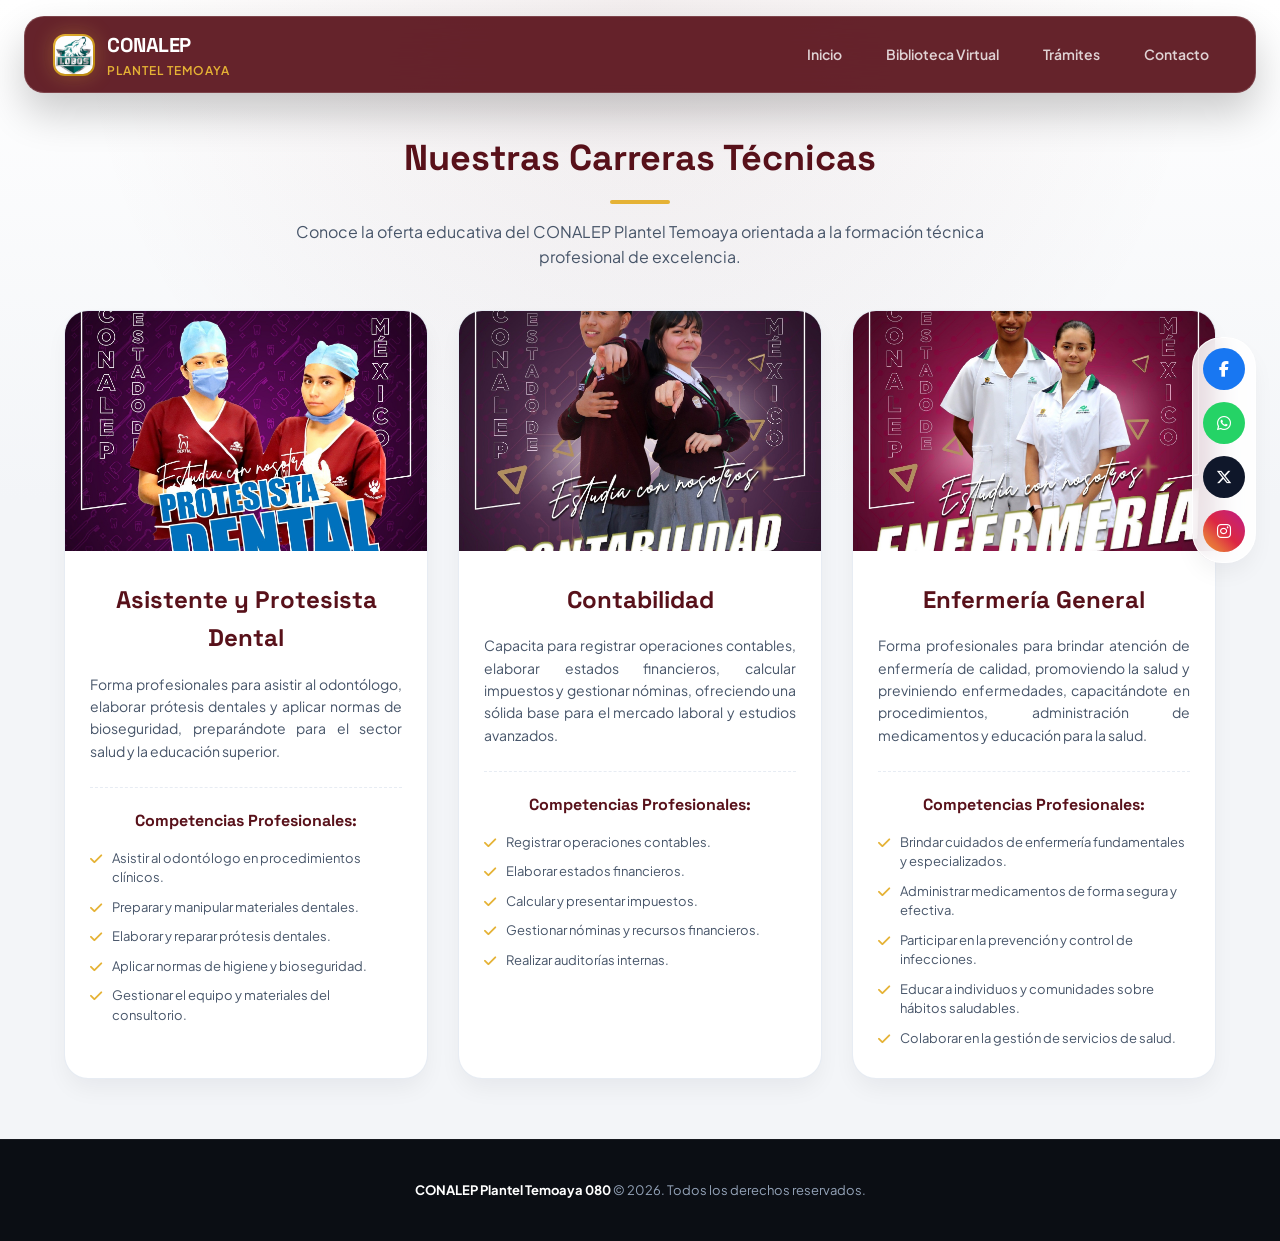
<file: paginas/carreras.html>
<!DOCTYPE html>
<html lang="es">
<head>
    <meta charset="UTF-8">
    <meta name="viewport" content="width=device-width, initial-scale=1.0">
    <title>Oferta Educativa - CONALEP Plantel Temoaya</title>
    
    <!-- Tipografía Moderna y Font Awesome -->
    <link rel="preconnect" href="https://fonts.googleapis.com">
    <link rel="preconnect" href="https://fonts.gstatic.com" crossorigin>
    <link href="https://fonts.googleapis.com/css2?family=Plus+Jakarta+Sans:wght@300;400;500;600;700;800&family=Space+Grotesk:wght@600;700&display=swap" rel="stylesheet">
    <link rel="stylesheet" href="https://cdnjs.cloudflare.com/ajax/libs/font-awesome/6.4.2/css/all.min.css">
    
    <!-- Hoja de Estilos General -->
    <link rel="stylesheet" href="../css/estilos.css">
</head>
<body>

    <!-- Fondo de malla tecnológica -->
    <div class="bg-mesh"></div>

    <!-- Redes Sociales Flotantes -->
    <div class="social-icons-float">
        <a href="https://www.facebook.com/ConalepTemoaya080?mibextid=ZbWKwL" target="_blank" class="social-icon facebook" title="Facebook"><i class="fab fa-facebook-f"></i></a>
        <a href="https://whatsapp.com/channel/0029VaXkV3gK0IBemLqQGA2Q" target="_blank" class="social-icon whatsapp" title="WhatsApp"><i class="fab fa-whatsapp"></i></a>
        <a href="https://x.com/ConalepTemoaya?t=_tFDwOR5EO-kMRiu1jZuSw&s=08" target="_blank" class="social-icon x-icon" title="X"><i class="fab fa-x-twitter"></i></a>
        <a href="https://www.instagram.com/conaleptemoaya080/" target="_blank" class="social-icon instagram" title="Instagram"><i class="fab fa-instagram"></i></a>
    </div>

    <!-- Navbar Floating Glassmorphism -->
    <nav class="navbar-pro">
        <div class="nav-container">
            <div class="nav-brand">
                <div class="lobo-container" style="overflow: hidden; padding: 2px;">
                    <img src="../imagenes/lobo1.jpeg" alt="Lobo CONALEP" style="width: 100%; height: 100%; object-fit: cover; border-radius: 10px;">
                </div>
                <div>
                    <span class="brand-main">CONALEP</span>
                    <span class="brand-sub">Plantel Temoaya</span>
                </div>
            </div>
            <div class="nav-menu">
    <a href="../index.html" class="nav-link">Inicio</a>
    <a href="../bibliotecas/bibliotecas_en_linea.html" class="nav-link">Biblioteca Virtual</a>
    <a href="credencial.html" class="nav-link">Trámites</a>
    <a href="contacto.html" class="nav-link">Contacto</a>
</div>
        </div>
    </nav>

    <!-- Contenido Principal -->
    <main class="carreras-wrapper">
        <div class="library-header">
            <h1>Nuestras Carreras Técnicas</h1>
            <div style="width: 60px; height: 4px; background-color: var(--brand-accent); margin: 0 auto 15px auto; border-radius: 2px;"></div>
            <p style="color: var(--text-body); font-size: 16px; max-width: 750px; margin: 0 auto;">Conoce la oferta educativa del CONALEP Plantel Temoaya orientada a la formación técnica profesional de excelencia.</p>
        </div>

        <div class="carreras-grid">
            
            <!-- CARRERA 1: Asistente y Protesista Dental -->
            <div class="carrera-card">
                <div class="carrera-img-container">
                    <img src="../imagenes/PDENTAL.jpg" alt="Asistente y Protesista Dental">
                </div>
                <div class="carrera-body">
                    <h2 class="carrera-title">Asistente y Protesista Dental</h2>
                    <p style="color: var(--text-body); font-size: 14px; line-height: 1.6; text-align: justify; margin-bottom: 25px;">Forma profesionales para asistir al odontólogo, elaborar prótesis dentales y aplicar normas de bioseguridad, preparándote para el sector salud y la educación superior.</p>
                    
                    <h3 class="competencias-title">Competencias Profesionales:</h3>
                    <ul class="competencias-list">
                        <li><i class="fas fa-check"></i> Asistir al odontólogo en procedimientos clínicos.</li>
                        <li><i class="fas fa-check"></i> Preparar y manipular materiales dentales.</li>
                        <li><i class="fas fa-check"></i> Elaborar y reparar prótesis dentales.</li>
                        <li><i class="fas fa-check"></i> Aplicar normas de higiene y bioseguridad.</li>
                        <li><i class="fas fa-check"></i> Gestionar el equipo y materiales del consultorio.</li>
                    </ul>
                </div>
            </div>

            <!-- CARRERA 2: Contabilidad -->
            <div class="carrera-card">
                <div class="carrera-img-container">
                    <img src="../imagenes/CONTABILIDAD.jpg" alt="Contabilidad">
                </div>
                <div class="carrera-body">
                    <h2 class="carrera-title">Contabilidad</h2>
                    <p style="color: var(--text-body); font-size: 14px; line-height: 1.6; text-align: justify; margin-bottom: 25px;">Capacita para registrar operaciones contables, elaborar estados financieros, calcular impuestos y gestionar nóminas, ofreciendo una sólida base para el mercado laboral y estudios avanzados.</p>
                    
                    <h3 class="competencias-title">Competencias Profesionales:</h3>
                    <ul class="competencias-list">
                        <li><i class="fas fa-check"></i> Registrar operaciones contables.</li>
                        <li><i class="fas fa-check"></i> Elaborar estados financieros.</li>
                        <li><i class="fas fa-check"></i> Calcular y presentar impuestos.</li>
                        <li><i class="fas fa-check"></i> Gestionar nóminas y recursos financieros.</li>
                        <li><i class="fas fa-check"></i> Realizar auditorías internas.</li>
                    </ul>
                </div>
            </div>

            <!-- CARRERA 3: Enfermería General -->
            <div class="carrera-card">
                <div class="carrera-img-container">
                    <img src="../imagenes/ENFERMERIA.jpg" alt="Enfermería General">
                </div>
                <div class="carrera-body">
                    <h2 class="carrera-title">Enfermería General</h2>
                    <p style="color: var(--text-body); font-size: 14px; line-height: 1.6; text-align: justify; margin-bottom: 25px;">Forma profesionales para brindar atención de enfermería de calidad, promoviendo la salud y previniendo enfermedades, capacitándote en procedimientos, administración de medicamentos y educación para la salud.</p>
                    
                    <h3 class="competencias-title">Competencias Profesionales:</h3>
                    <ul class="competencias-list">
                        <li><i class="fas fa-check"></i> Brindar cuidados de enfermería fundamentales y especializados.</li>
                        <li><i class="fas fa-check"></i> Administrar medicamentos de forma segura y efectiva.</li>
                        <li><i class="fas fa-check"></i> Participar en la prevención y control de infecciones.</li>
                        <li><i class="fas fa-check"></i> Educar a individuos y comunidades sobre hábitos saludables.</li>
                        <li><i class="fas fa-check"></i> Colaborar en la gestión de servicios de salud.</li>
                    </ul>
                </div>
            </div>

        </div>
    </main>

    <!-- Footer Corporativo -->
    <footer class="footer-institucional">
        <p><strong>CONALEP Plantel Temoaya 080</strong> &copy; 2026. Todos los derechos reservados.</p>
    </footer>

</body>
</html>
</file>
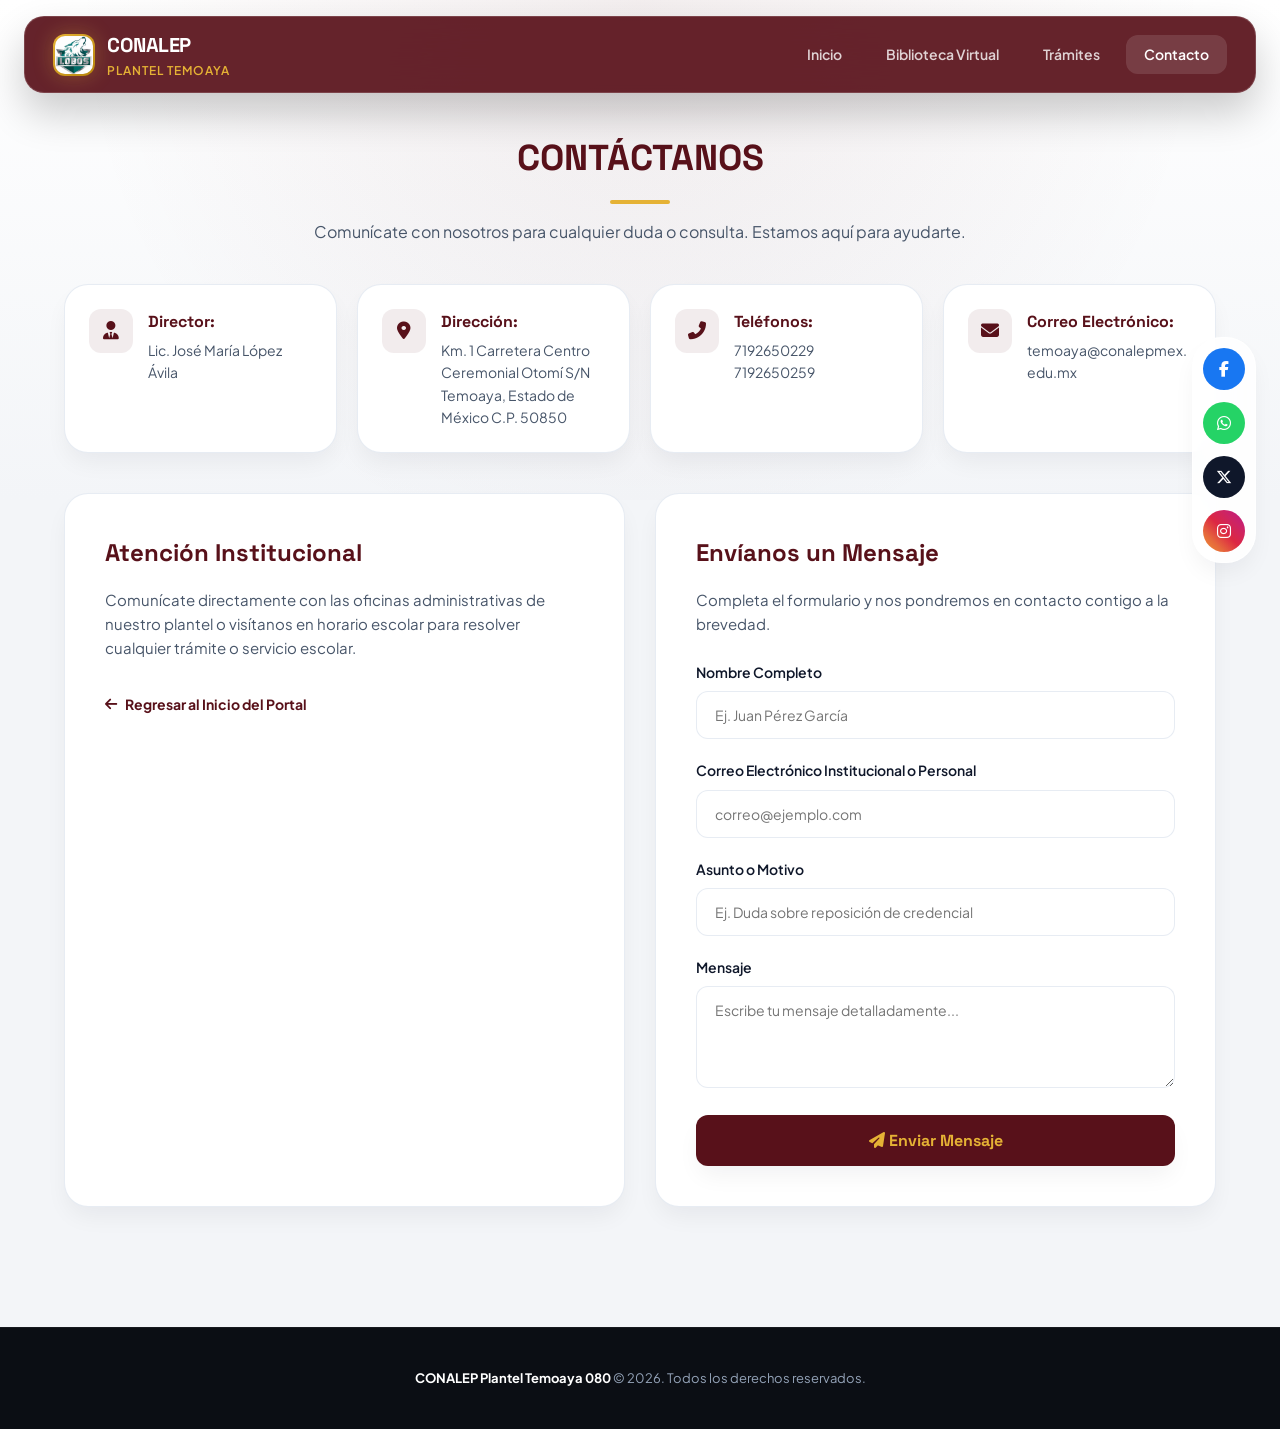
<file: paginas/contacto.html>
<!DOCTYPE html>
<html lang="es">
<head>
    <meta charset="UTF-8">
    <meta name="viewport" content="width=device-width, initial-scale=1.0">
    <title>Contacto - CONALEP Plantel Temoaya</title>
    
    <!-- Tipografía Moderna y Font Awesome -->
    <link rel="preconnect" href="https://fonts.googleapis.com">
    <link rel="preconnect" href="https://fonts.gstatic.com" crossorigin>
    <link href="https://fonts.googleapis.com/css2?family=Plus+Jakarta+Sans:wght@300;400;500;600;700;800&family=Space+Grotesk:wght@600;700&display=swap" rel="stylesheet">
    <link rel="stylesheet" href="https://cdnjs.cloudflare.com/ajax/libs/font-awesome/6.4.2/css/all.min.css">
    
    <!-- Hoja de Estilos General -->
    <link rel="stylesheet" href="../css/estilos.css">
</head>
<body>

    <!-- Fondo de malla tecnológica -->
    <div class="bg-mesh"></div>

    <!-- Redes Sociales Flotantes -->
    <div class="social-icons-float">
        <a href="https://www.facebook.com/ConalepTemoaya080?mibextid=ZbWKwL" target="_blank" class="social-icon facebook" title="Facebook"><i class="fab fa-facebook-f"></i></a>
        <a href="https://whatsapp.com/channel/0029VaXkV3gK0IBemLqQGA2Q" target="_blank" class="social-icon whatsapp" title="WhatsApp"><i class="fab fa-whatsapp"></i></a>
        <a href="https://x.com/ConalepTemoaya?t=_tFDwOR5EO-kMRiu1jZuSw&s=08" target="_blank" class="social-icon x-icon" title="X"><i class="fab fa-x-twitter"></i></a>
        <a href="https://www.instagram.com/conaleptemoaya080/" target="_blank" class="social-icon instagram" title="Instagram"><i class="fab fa-instagram"></i></a>
    </div>

    <!-- Navbar Floating Glassmorphism -->
    <nav class="navbar-pro">
        <div class="nav-container">
            <div class="nav-brand">
                <div class="lobo-container" style="overflow: hidden; padding: 2px;">
                    <img src="../imagenes/lobo1.jpeg" alt="Lobo CONALEP" style="width: 100%; height: 100%; object-fit: cover; border-radius: 10px;">
                </div>
                <div>
                    <span class="brand-main">CONALEP</span>
                    <span class="brand-sub">Plantel Temoaya</span>
                </div>
            </div>
            <div class="nav-menu">
                <a href="../index.html" class="nav-link">Inicio</a>
                <a href="../bibliotecas/bibliotecas_en_linea.html" class="nav-link">Biblioteca Virtual</a>
                <a href="credencial.html" class="nav-link">Trámites</a>
                <a href="contacto.html" class="nav-link activo">Contacto</a>
            </div>
        </div>
    </nav>

    <!-- Contenido Principal de Contacto -->
    <main class="contact-container">
        
        <div style="text-align: center; margin-bottom: 40px;">
            <h1 style="font-family: 'Space Grotesk', sans-serif; color: var(--brand-primary); font-size: 36px; margin-bottom: 12px;">CONTÁCTANOS</h1>
            <div style="width: 60px; height: 4px; background-color: var(--brand-accent); margin: 0 auto 15px auto; border-radius: 2px;"></div>
            <p style="color: var(--text-body); font-size: 16px;">Comunícate con nosotros para cualquier duda o consulta. Estamos aquí para ayudarte.</p>
        </div>

        <!-- Bloque de Información Real (Estilo Tarjetas) -->
        <div style="display: grid; grid-template-columns: repeat(auto-fit, minmax(240px, 1fr)); gap: 20px; margin-bottom: 40px;">
            
            <!-- Director -->
            <div class="contact-card" style="padding: 24px; display: flex; align-items: flex-start; gap: 15px;">
                <div style="background: rgba(88, 17, 26, 0.08); color: var(--brand-primary); width: 44px; height: 44px; border-radius: 12px; display: flex; align-items: center; justify-content: center; font-size: 18px; flex-shrink: 0;"><i class="fas fa-user-tie"></i></div>
                <div>
                    <h4 style="font-family: 'Space Grotesk', sans-serif; color: var(--brand-primary); font-size: 16px; margin-bottom: 4px;">Director:</h4>
                    <p style="color: var(--text-body); font-size: 14px; margin: 0;">Lic. José María López Ávila</p>
                </div>
            </div>

            <!-- Dirección -->
            <div class="contact-card" style="padding: 24px; display: flex; align-items: flex-start; gap: 15px;">
                <div style="background: rgba(88, 17, 26, 0.08); color: var(--brand-primary); width: 44px; height: 44px; border-radius: 12px; display: flex; align-items: center; justify-content: center; font-size: 18px; flex-shrink: 0;"><i class="fas fa-map-marker-alt"></i></div>
                <div>
                    <h4 style="font-family: 'Space Grotesk', sans-serif; color: var(--brand-primary); font-size: 16px; margin-bottom: 4px;">Dirección:</h4>
                    <p style="color: var(--text-body); font-size: 14px; margin: 0;">Km. 1 Carretera Centro Ceremonial Otomí S/N Temoaya, Estado de México C.P. 50850</p>
                </div>
            </div>

            <!-- Teléfonos -->
            <div class="contact-card" style="padding: 24px; display: flex; align-items: flex-start; gap: 15px;">
                <div style="background: rgba(88, 17, 26, 0.08); color: var(--brand-primary); width: 44px; height: 44px; border-radius: 12px; display: flex; align-items: center; justify-content: center; font-size: 18px; flex-shrink: 0;"><i class="fas fa-phone-alt"></i></div>
                <div>
                    <h4 style="font-family: 'Space Grotesk', sans-serif; color: var(--brand-primary); font-size: 16px; margin-bottom: 4px;">Teléfonos:</h4>
                    <p style="color: var(--text-body); font-size: 14px; margin: 0;">7192650229<br>7192650259</p>
                </div>
            </div>

            <!-- Correo Electrónico -->
            <div class="contact-card" style="padding: 24px; display: flex; align-items: flex-start; gap: 15px;">
                <div style="background: rgba(88, 17, 26, 0.08); color: var(--brand-primary); width: 44px; height: 44px; border-radius: 12px; display: flex; align-items: center; justify-content: center; font-size: 18px; flex-shrink: 0;"><i class="fas fa-envelope"></i></div>
                <div>
                    <h4 style="font-family: 'Space Grotesk', sans-serif; color: var(--brand-primary); font-size: 16px; margin-bottom: 4px;">Correo Electrónico:</h4>
                    <p style="color: var(--text-body); font-size: 14px; margin: 0; word-break: break-all;">temoaya@conalepmex.edu.mx</p>
                </div>
            </div>

        </div>

        <div class="contact-grid">
            
            <!-- Columna de Información Adicional / Retorno -->
            <div class="contact-card">
                <h2 style="font-family: 'Space Grotesk', sans-serif; color: var(--brand-primary); font-size: 24px; margin-bottom: 15px;">Atención Institucional</h2>
                <p style="color: var(--text-body); font-size: 15px; margin-bottom: 25px; line-height: 1.6;">Comunícate directamente con las oficinas administrativas de nuestro plantel o visítanos en horario escolar para resolver cualquier trámite o servicio escolar.</p>
                
                <div style="margin-top: 30px;">
                    <a href="../index.html" style="display: inline-flex; align-items: center; gap: 8px; color: var(--brand-primary); text-decoration: none; font-weight: 700; font-size: 14px;">
                        <i class="fas fa-arrow-left"></i> Regresar al Inicio del Portal
                    </a>
                </div>
            </div>

            <!-- Columna de Formulario (Conectado a Formspree) -->
            <div class="contact-card">
                <h2 style="font-family: 'Space Grotesk', sans-serif; color: var(--brand-primary); font-size: 24px; margin-bottom: 15px;">Envíanos un Mensaje</h2>
                <p style="color: var(--text-body); font-size: 15px; margin-bottom: 25px; line-height: 1.6;">Completa el formulario y nos pondremos en contacto contigo a la brevedad.</p>
                
                <form action="https://formspree.io/f/xnppwlpv" method="POST">
                    <div style="margin-bottom: 20px;">
                        <label style="display: block; font-size: 14px; font-weight: 600; color: var(--text-heading); margin-bottom: 8px;">Nombre Completo</label>
                        <input type="text" name="nombre" class="form-control" placeholder="Ej. Juan Pérez García" required>
                    </div>

                    <div style="margin-bottom: 20px;">
                        <label style="display: block; font-size: 14px; font-weight: 600; color: var(--text-heading); margin-bottom: 8px;">Correo Electrónico Institucional o Personal</label>
                        <input type="email" name="correo" class="form-control" placeholder="correo@ejemplo.com" required>
                    </div>

                    <div style="margin-bottom: 20px;">
                        <label style="display: block; font-size: 14px; font-weight: 600; color: var(--text-heading); margin-bottom: 8px;">Asunto o Motivo</label>
                        <input type="text" name="asunto" class="form-control" placeholder="Ej. Duda sobre reposición de credencial" required>
                    </div>

                    <div style="margin-bottom: 20px;">
                        <label style="display: block; font-size: 14px; font-weight: 600; color: var(--text-heading); margin-bottom: 8px;">Mensaje</label>
                        <textarea name="mensaje" class="form-control" rows="4" placeholder="Escribe tu mensaje detalladamente..." required></textarea>
                    </div>

                    <button type="submit" style="background: var(--brand-primary); color: var(--brand-accent); border: none; width: 100%; padding: 15px; border-radius: 12px; font-family: 'Space Grotesk', sans-serif; font-weight: 700; font-size: 16px; cursor: pointer; transition: var(--transition-smooth); box-shadow: var(--shadow-md);">
                        <i class="fas fa-paper-plane"></i> Enviar Mensaje
                    </button>
                </form>
            </div>

        </div>
    </main>

    <!-- Footer Corporativo -->
    <footer class="footer-institucional" style="margin-top: 60px;">
        <p><strong>CONALEP Plantel Temoaya 080</strong> &copy; 2026. Todos los derechos reservados.</p>
    </footer>

</body>
</html>
</file>
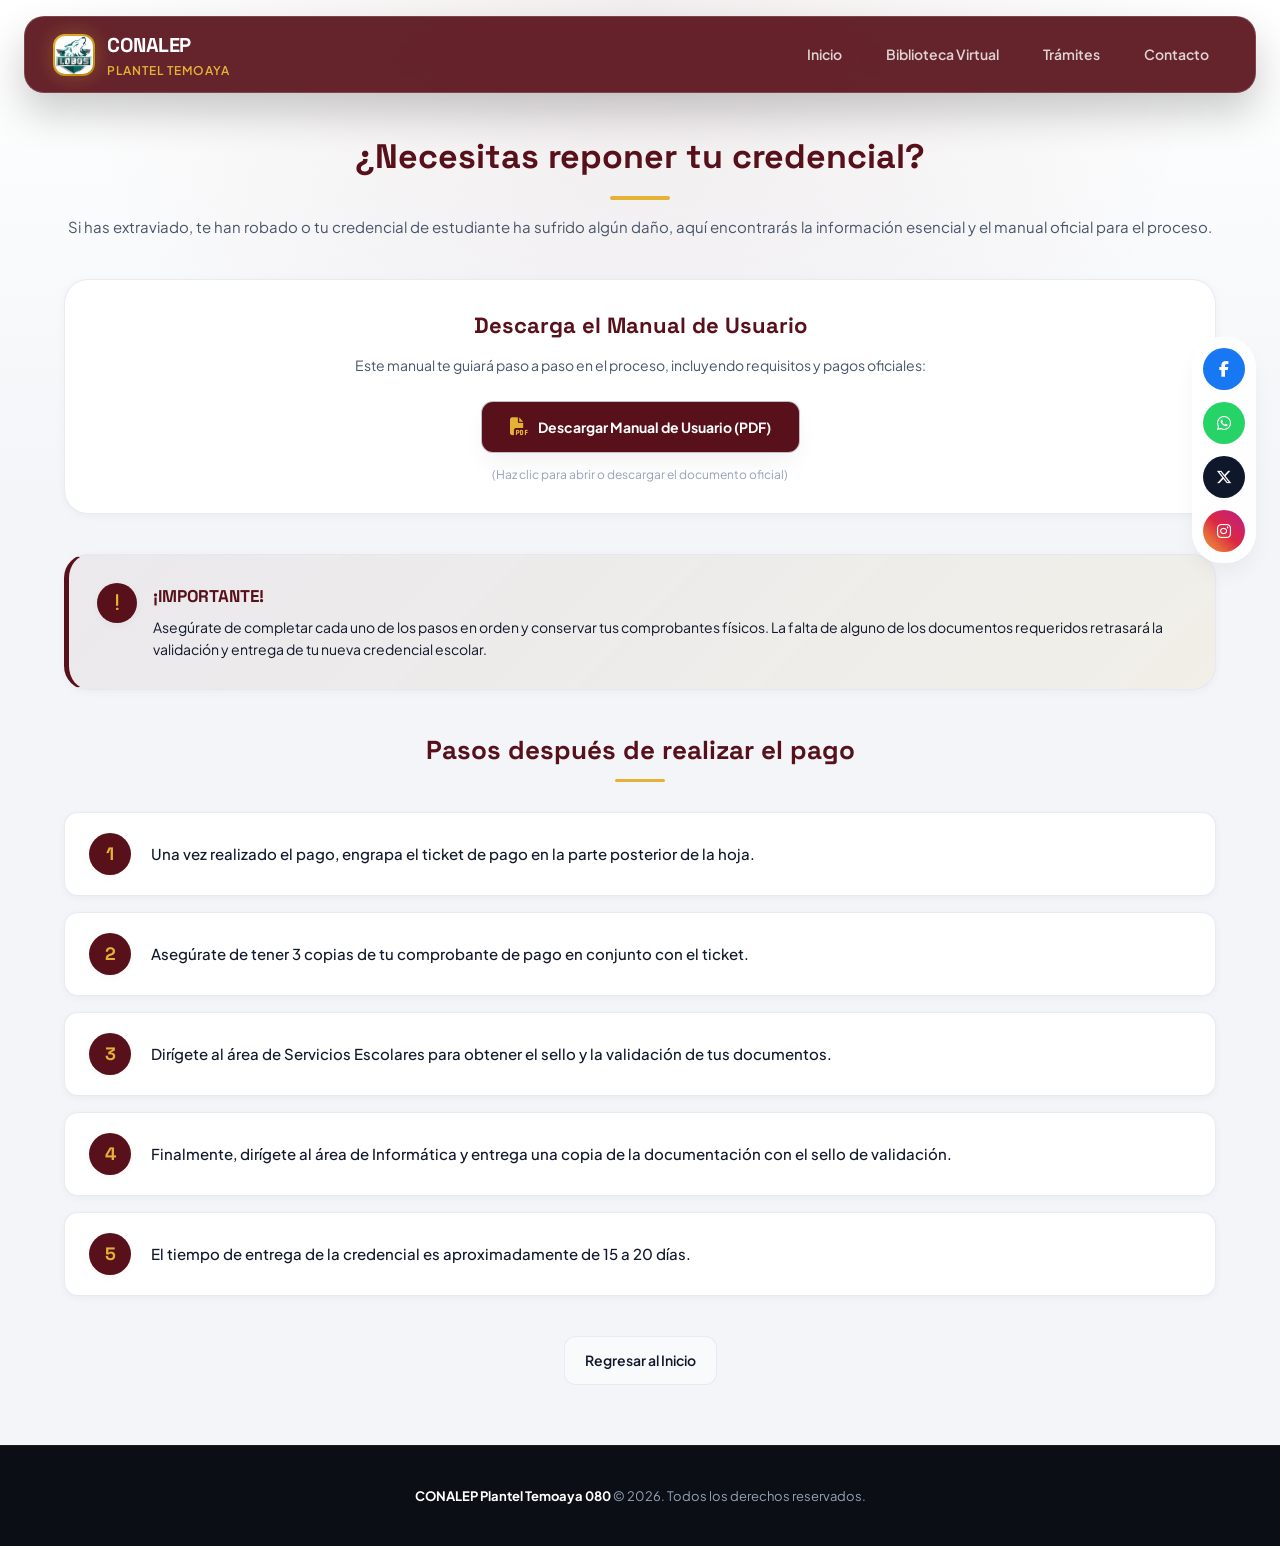
<file: paginas/credencial.html>
<!DOCTYPE html>
<html lang="es">
<head>
    <meta charset="UTF-8">
    <meta name="viewport" content="width=device-width, initial-scale=1.0">
    <title>Reposición de Credencial - CONALEP Temoaya</title>

    <!-- Tipografía y Font Awesome -->
    <link rel="preconnect" href="https://fonts.googleapis.com">
    <link rel="preconnect" href="https://fonts.gstatic.com" crossorigin>
    <link href="https://fonts.googleapis.com/css2?family=Plus+Jakarta+Sans:wght@300;400;500;600;700;800&family=Space+Grotesk:wght@600;700&display=swap" rel="stylesheet">
    <link rel="stylesheet" href="https://cdnjs.cloudflare.com/ajax/libs/font-awesome/6.4.2/css/all.min.css">

    <!-- Hoja de Estilos General -->
    <link rel="stylesheet" href="../css/estilos.css">
</head>
<body>

    <!-- Fondo de malla tecnológica -->
    <div class="bg-mesh"></div>

    <!-- Redes Sociales Flotantes -->
    <div class="social-icons-float">
        <a href="https://www.facebook.com/ConalepTemoaya080?mibextid=ZbWKwL" target="_blank" class="social-icon facebook" title="Facebook"><i class="fab fa-facebook-f"></i></a>
        <a href="https://whatsapp.com/channel/0029VaXkV3gK0IBemLqQGA2Q" target="_blank" class="social-icon whatsapp" title="WhatsApp"><i class="fab fa-whatsapp"></i></a>
        <a href="https://x.com/ConalepTemoaya?t=_tFDwOR5EO-kMRiu1jZuSw&s=08" target="_blank" class="social-icon x-icon" title="X"><i class="fab fa-x-twitter"></i></a>
        <a href="https://www.instagram.com/conaleptemoaya080/" target="_blank" class="social-icon instagram" title="Instagram"><i class="fab fa-instagram"></i></a>
    </div>

    <!-- Navbar Floating Glassmorphism -->
    <nav class="navbar-pro">
        <div class="nav-container">
            <div class="nav-brand">
                <div class="lobo-container" style="overflow: hidden; padding: 2px;">
                    <img src="../imagenes/lobo1.jpeg" alt="Lobo CONALEP" style="width: 100%; height: 100%; object-fit: cover; border-radius: 10px;">
                </div>
                <div>
                    <span class="brand-main">CONALEP</span>
                    <span class="brand-sub">Plantel Temoaya</span>
                </div>
            </div>
             <div class="nav-menu">
    <a href="../index.html" class="nav-link">Inicio</a>
    <a href="../bibliotecas/bibliotecas_en_linea.html" class="nav-link">Biblioteca Virtual</a>
    <a href="credencial.html" class="nav-link">Trámites</a>
    <a href="contacto.html" class="nav-link">Contacto</a>
</div>
        </div>
    </nav>

    <!-- Contenido Principal de Trámite -->
    <main class="page-wrapper">

        <div style="text-align: center; margin-bottom: 40px;">
            <h2 style="font-family: 'Space Grotesk', sans-serif; color: var(--brand-primary); font-size: 34px; margin-bottom: 12px;">¿Necesitas reponer tu credencial?</h2>
            <div style="width: 60px; height: 4px; background-color: var(--brand-accent); margin: 0 auto 15px auto; border-radius: 2px;"></div>
            <p style="color: var(--text-body); font-size: 15px;">Si has extraviado, te han robado o tu credencial de estudiante ha sufrido algún daño, aquí encontrarás la información esencial y el manual oficial para el proceso.</p>
        </div>

        <!-- Sección de Descarga de PDF -->
        <div class="modulo-card" style="text-align: center; margin-bottom: 40px;">
            <h3 style="font-family: 'Space Grotesk', sans-serif; color: var(--brand-primary); font-size: 22px; margin-bottom: 10px;">Descarga el Manual de Usuario</h3>
            <p style="color: var(--text-body); font-size: 14px; margin-bottom: 25px;">Este manual te guiará paso a paso en el proceso, incluyendo requisitos y pagos oficiales:</p>

            <a href="../documentos/Manual de usuario(servicios al contribuyente).pdf" target="_blank" class="btn-amarillo" style="display: inline-flex; align-items: center; gap: 10px; background: var(--brand-primary); color: #FFFFFF; padding: 14px 28px; border-radius: 12px; font-weight: 700; text-decoration: none; box-shadow: var(--shadow-md);">
                <i class="fas fa-file-pdf" style="font-size: 18px; color: var(--brand-accent);"></i>
                <span>Descargar Manual de Usuario (PDF)</span>
            </a>
            <p style="font-size: 12px; color: var(--text-muted); margin-top: 12px;">(Haz clic para abrir o descargar el documento oficial)</p>
        </div>

        <!-- Caja de Advertencia -->
        <div class="modulo-card" style="background: linear-gradient(135deg, rgba(88, 17, 26, 0.05), rgba(229, 178, 53, 0.08)); border-left: 5px solid var(--brand-primary); margin-bottom: 40px; display: flex; gap: 16px; align-items: flex-start;">
            <div style="background: var(--brand-primary); color: var(--brand-accent); min-width: 40px; height: 40px; border-radius: 50%; display: flex; align-items: center; justify-content: center; font-size: 18px; box-shadow: var(--shadow-sm);">
                <i class="fas fa-exclamation"></i>
            </div>
            <div>
                <h4 style="font-family: 'Space Grotesk', sans-serif; color: var(--brand-primary); font-size: 17px; font-weight: 700; margin-bottom: 6px;">¡IMPORTANTE!</h4>
                <p style="color: var(--text-heading); font-size: 14px; line-height: 1.6; margin: 0;">Asegúrate de completar cada uno de los pasos en orden y conservar tus comprobantes físicos. La falta de alguno de los documentos requeridos retrasará la validación y entrega de tu nueva credencial escolar.</p>
            </div>
        </div>

        <!-- Título de los pasos -->
        <div style="text-align: center; margin-bottom: 30px;">
            <h3 style="font-family: 'Space Grotesk', sans-serif; color: var(--brand-primary); font-size: 26px; margin-bottom: 8px;">Pasos después de realizar el pago</h3>
            <div style="width: 50px; height: 3px; background-color: var(--brand-accent); margin: 0 auto; border-radius: 2px;"></div>
        </div>

        <!-- Los 5 pasos -->
        <div style="display: flex; flex-direction: column; gap: 16px; margin-bottom: 40px; width: 100%;">

            <!-- Paso 1 -->
            <div style="display: flex; align-items: center; background: #FFFFFF; border: 1px solid var(--border-subtle); padding: 20px 24px; border-radius: 14px; box-shadow: var(--shadow-sm);">
                <div style="min-width: 42px; height: 42px; background: var(--brand-primary); color: var(--brand-accent); border-radius: 50%; display: flex; align-items: center; justify-content: center; font-family: 'Space Grotesk', sans-serif; font-weight: 700; font-size: 18px; margin-right: 20px; box-shadow: var(--shadow-sm);">1</div>
                <p style="color: var(--text-heading); font-size: 15px; margin: 0; font-weight: 500;">Una vez realizado el pago, engrapa el ticket de pago en la parte posterior de la hoja.</p>
            </div>

            <!-- Paso 2 -->
            <div style="display: flex; align-items: center; background: #FFFFFF; border: 1px solid var(--border-subtle); padding: 20px 24px; border-radius: 14px; box-shadow: var(--shadow-sm);">
                <div style="min-width: 42px; height: 42px; background: var(--brand-primary); color: var(--brand-accent); border-radius: 50%; display: flex; align-items: center; justify-content: center; font-family: 'Space Grotesk', sans-serif; font-weight: 700; font-size: 18px; margin-right: 20px; box-shadow: var(--shadow-sm);">2</div>
                <p style="color: var(--text-heading); font-size: 15px; margin: 0; font-weight: 500;">Asegúrate de tener 3 copias de tu comprobante de pago en conjunto con el ticket.</p>
            </div>

            <!-- Paso 3 -->
            <div style="display: flex; align-items: center; background: #FFFFFF; border: 1px solid var(--border-subtle); padding: 20px 24px; border-radius: 14px; box-shadow: var(--shadow-sm);">
                <div style="min-width: 42px; height: 42px; background: var(--brand-primary); color: var(--brand-accent); border-radius: 50%; display: flex; align-items: center; justify-content: center; font-family: 'Space Grotesk', sans-serif; font-weight: 700; font-size: 18px; margin-right: 20px; box-shadow: var(--shadow-sm);">3</div>
                <p style="color: var(--text-heading); font-size: 15px; margin: 0; font-weight: 500;">Dirígete al área de Servicios Escolares para obtener el sello y la validación de tus documentos.</p>
            </div>

            <!-- Paso 4 -->
            <div style="display: flex; align-items: center; background: #FFFFFF; border: 1px solid var(--border-subtle); padding: 20px 24px; border-radius: 14px; box-shadow: var(--shadow-sm);">
                <div style="min-width: 42px; height: 42px; background: var(--brand-primary); color: var(--brand-accent); border-radius: 50%; display: flex; align-items: center; justify-content: center; font-family: 'Space Grotesk', sans-serif; font-weight: 700; font-size: 18px; margin-right: 20px; box-shadow: var(--shadow-sm);">4</div>
                <p style="color: var(--text-heading); font-size: 15px; margin: 0; font-weight: 500;">Finalmente, dirígete al área de Informática y entrega una copia de la documentación con el sello de validación.</p>
            </div>

            <!-- Paso 5 -->
            <div style="display: flex; align-items: center; background: #FFFFFF; border: 1px solid var(--border-subtle); padding: 20px 24px; border-radius: 14px; box-shadow: var(--shadow-sm);">
                <div style="min-width: 42px; height: 42px; background: var(--brand-primary); color: var(--brand-accent); border-radius: 50%; display: flex; align-items: center; justify-content: center; font-family: 'Space Grotesk', sans-serif; font-weight: 700; font-size: 18px; margin-right: 20px; box-shadow: var(--shadow-sm);">5</div>
                <p style="color: var(--text-heading); font-size: 15px; margin: 0; font-weight: 500;">El tiempo de entrega de la credencial es aproximadamente de 15 a 20 días.</p>
            </div>

        </div>

        <div style="text-align: center; width: 100%;">
            <a href="../index.html" class="btn-amarillo">Regresar al Inicio</a>
        </div>

    </main>

    <!-- Footer Corporativo -->
    <footer class="footer-institucional">
        <p><strong>CONALEP Plantel Temoaya 080</strong> &copy; 2026. Todos los derechos reservados.</p>
    </footer>

</body>
</html>
</file>
<file: css/estilos.css>
/* ============================================================
   PORTAL CONALEP TEMOAYA - ENTERPRISE DESIGN SYSTEM
   ============================================================ */
:root {
    --brand-primary: #58111A;
    --brand-primary-dark: #380A10;
    --brand-accent: #E5B235;
    
    --bg-body: #F3F5F8;
    --bg-card: #FFFFFF;
    
    --text-heading: #0F172A;
    --text-body: #475569;
    --text-muted: #94A3B8;
    
    --border-subtle: rgba(226, 232, 240, 0.8);
    
    --shadow-sm: 0 2px 8px rgba(15, 23, 42, 0.04);
    --shadow-md: 0 12px 24px -4px rgba(15, 23, 42, 0.06);
    --shadow-xl: 0 25px 50px -12px rgba(15, 23, 42, 0.18);

    --radius-xl: 24px;
    --radius-md: 14px;
    --transition-smooth: all 0.4s cubic-bezier(0.16, 1, 0.3, 1);
}

* {
    box-sizing: border-box;
    margin: 0;
    padding: 0;
}

body {
    font-family: 'Plus Jakarta Sans', sans-serif;
    background-color: var(--bg-body);
    color: var(--text-body);
    line-height: 1.6;
    overflow-x: hidden;
}

/* Fondo con Malla Tecnológica */
.bg-mesh {
    position: absolute;
    top: 0;
    left: 0;
    width: 100%;
    height: 500px;
    background: radial-gradient(circle at 50% 0%, rgba(88, 17, 26, 0.07) 0%, transparent 70%),
                linear-gradient(to bottom, #FFFFFF, var(--bg-body));
    z-index: -1;
}

/* Navbar Ultra-Glassmorphism */
.navbar-pro {
    position: fixed;
    top: 16px;
    left: 50%;
    transform: translateX(-50%);
    width: calc(100% - 48px);
    max-width: 1280px;
    background: rgba(88, 17, 26, 0.92);
    backdrop-filter: blur(16px) saturate(180%);
    border: 1px solid rgba(255, 255, 255, 0.15);
    border-radius: 20px;
    box-shadow: 0 20px 40px rgba(0, 0, 0, 0.2);
    z-index: 1000;
}

.nav-container {
    padding: 12px 28px;
    display: flex;
    justify-content: space-between;
    align-items: center;
}

.nav-brand {
    display: flex;
    align-items: center;
    gap: 12px;
}

.brand-badge {
    width: 36px;
    height: 36px;
    background: linear-gradient(135deg, var(--brand-accent), #B8860B);
    color: var(--brand-primary-dark);
    font-family: 'Space Grotesk', sans-serif;
    font-weight: 700;
    font-size: 18px;
    display: flex;
    align-items: center;
    justify-content: center;
    border-radius: 10px;
}

.brand-main {
    color: #FFFFFF;
    font-family: 'Space Grotesk', sans-serif;
    font-weight: 700;
    font-size: 20px;
    letter-spacing: -0.5px;
}

.brand-sub {
    color: var(--brand-accent);
    font-size: 12px;
    font-weight: 600;
    text-transform: uppercase;
    letter-spacing: 1px;
    display: block;
}

.nav-menu {
    display: flex;
    gap: 8px;
}

.nav-link {
    color: rgba(255, 255, 255, 0.8);
    text-decoration: none;
    font-size: 14px;
    font-weight: 600;
    padding: 8px 18px;
    border-radius: 12px;
    transition: var(--transition-smooth);
}

.nav-link:hover, .nav-link.activo {
    color: #FFFFFF;
    background: rgba(255, 255, 255, 0.12);
}

/* Redes Sociales Flotantes */
.social-icons-float {
    position: fixed;
    right: 24px;
    top: 50%;
    transform: translateY(-50%);
    display: flex;
    flex-direction: column;
    gap: 12px;
    padding: 10px;
    background: rgba(255, 255, 255, 0.85);
    backdrop-filter: blur(12px);
    border: 1px solid rgba(255, 255, 255, 0.9);
    border-radius: 30px;
    box-shadow: var(--shadow-md);
    z-index: 999;
}

.social-icon {
    width: 42px;
    height: 42px;
    border-radius: 50%;
    color: white;
    display: flex;
    align-items: center;
    justify-content: center;
    text-decoration: none;
    font-size: 16px;
    transition: var(--transition-smooth);
}

.social-icon:hover {
    transform: scale(1.15) rotate(-4deg);
}

.facebook { background: #1877F2; }
.whatsapp { background: #25D366; }
.x-icon { background: #0F172A; }
.instagram { background: linear-gradient(45deg, #f09433, #e6683c, #dc2743, #cc2366, #bc1888); }

/* Hero Banner Tecnológico (Reemplazo Senior de fotos) */
.encabezado-inicio {
    max-width: 1100px;
    margin: 120px auto 40px auto;
    padding: 0 24px;
}

.hero-banner-senior {
    padding: 50px 40px;
    background: linear-gradient(135deg, #58111A 0%, #1E060A 100%);
    border-radius: var(--radius-xl);
    color: #FFFFFF;
    box-shadow: var(--shadow-xl);
    position: relative;
    overflow: hidden;
    border: 1px solid rgba(255, 255, 255, 0.1);
}

.hero-banner-content {
    max-width: 800px;
    margin: 0 auto;
    text-align: center;
}

.hero-badge {
    display: inline-flex;
    align-items: center;
    gap: 8px;
    background: rgba(229, 178, 53, 0.15);
    color: var(--brand-accent);
    padding: 6px 16px;
    border-radius: 30px;
    font-size: 13px;
    font-weight: 600;
    margin-bottom: 20px;
    border: 1px solid rgba(229, 178, 53, 0.3);
}

.hero-banner-content h1 {
    font-family: 'Space Grotesk', sans-serif;
    font-size: 38px;
    font-weight: 700;
    line-height: 1.2;
    margin-bottom: 16px;
    color: #FFFFFF;
}

.hero-banner-content p {
    font-size: 16px;
    color: rgba(255, 255, 255, 0.8);
    margin-bottom: 35px;
    line-height: 1.6;
}

.hero-stats {
    display: flex;
    justify-content: center;
    gap: 50px;
    padding-top: 25px;
    border-top: 1px solid rgba(255, 255, 255, 0.1);
}

.stat-item {
    display: flex;
    flex-direction: column;
    align-items: center;
}

.stat-number {
    font-family: 'Space Grotesk', sans-serif;
    font-size: 30px;
    font-weight: 700;
    color: var(--brand-accent);
}

.stat-label {
    font-size: 13px;
    color: rgba(255, 255, 255, 0.7);
    margin-top: 4px;
}

/* Grilla Bento Asimétrica */
.contenedor-tarjetas {
    display: grid;
    grid-template-columns: repeat(12, 1fr);
    gap: 24px;
    max-width: 1100px;
    margin: 0 auto 90px auto;
    padding: 0 24px;
}

.tarjeta-servicio {
    background: var(--bg-card);
    border-radius: var(--radius-xl);
    padding: 36px;
    border: 1px solid var(--border-subtle);
    box-shadow: var(--shadow-sm);
    display: flex;
    flex-direction: column;
    justify-content: space-between;
    transition: var(--transition-smooth);
}

.tarjeta-servicio:nth-child(1) { grid-column: span 6; }
.tarjeta-servicio:nth-child(2) { grid-column: span 6; }
.tarjeta-servicio:nth-child(3) { grid-column: span 6; }
.tarjeta-servicio:nth-child(4) { grid-column: span 6; }

.tarjeta-servicio:hover {
    transform: translateY(-8px);
    box-shadow: var(--shadow-xl);
    border-color: rgba(88, 17, 26, 0.2);
}

.tarjeta-icono {
    width: 54px;
    height: 54px;
    background: rgba(88, 17, 26, 0.05);
    color: var(--brand-primary);
    border-radius: var(--radius-md);
    display: flex;
    align-items: center;
    justify-content: center;
    font-size: 22px;
    margin-bottom: 24px;
    border: 1px solid rgba(88, 17, 26, 0.1);
}

.tarjeta-servicio h2 {
    font-family: 'Space Grotesk', sans-serif;
    color: var(--text-heading);
    font-size: 22px;
    font-weight: 700;
    margin-bottom: 12px;
}

.tarjeta-servicio p {
    color: var(--text-body);
    font-size: 15px;
    line-height: 1.6;
    margin-bottom: 28px;
}

.btn-amarillo {
    display: inline-flex;
    align-items: center;
    justify-content: space-between;
    background: #F8FAFC;
    color: var(--text-heading);
    border: 1px solid var(--border-subtle);
    padding: 12px 20px;
    border-radius: 12px;
    font-weight: 600;
    font-size: 14px;
    text-decoration: none;
    transition: var(--transition-smooth);
}

.btn-amarillo:hover {
    background: var(--brand-primary);
    color: #FFFFFF;
    border-color: var(--brand-primary);
}

.btn-amarillo i {
    transition: transform 0.3s ease;
}

.btn-amarillo:hover i {
    transform: translateX(5px);
}

/* Footer Corporativo */
.footer-institucional {
    background: #0B0E14;
    color: var(--text-muted);
    text-align: center;
    padding: 40px 24px;
    font-size: 13px;
    border-top: 1px solid rgba(255, 255, 255, 0.05);
}

.footer-institucional strong {
    color: #FFFFFF;
}

/* Responsive */
@media (max-width: 900px) {
    .tarjeta-servicio {
        grid-column: span 12 !important;
    }
    .hero-stats {
        flex-direction: column;
        gap: 20px;
    }
}

/* Barra de Estado en Tiempo Real */
.live-status-bar {
    max-width: 1100px;
    margin: 110px auto 15px auto;
    padding: 10px 20px;
    display: flex;
    justify-content: space-between;
    align-items: center;
    background: rgba(255, 255, 255, 0.8);
    backdrop-filter: blur(10px);
    border: 1px solid var(--border-subtle);
    border-radius: 12px;
    font-size: 13px;
    color: var(--text-body);
    font-weight: 500;
}

.status-indicator {
    display: flex;
    align-items: center;
    gap: 8px;
}

.pulse-dot {
    width: 8px;
    height: 8px;
    background-color: #10B981;
    border-radius: 50%;
    box-shadow: 0 0 0 0 rgba(16, 185, 129, 0.7);
    animation: pulse-green 2s infinite;
}

@keyframes pulse-green {
    0% { transform: scale(0.95); box-shadow: 0 0 0 0 rgba(16, 185, 129, 0.7); }
    70% { transform: scale(1); box-shadow: 0 0 0 6px rgba(16, 185, 129, 0); }
    100% { transform: scale(0.95); box-shadow: 0 0 0 0 rgba(16, 185, 129, 0); }
}

.realtime-clock {
    font-family: 'Space Grotesk', sans-serif;
    color: var(--brand-primary);
    font-weight: 600;
}

@media (max-width: 768px) {
    .live-status-bar {
        flex-direction: column;
        gap: 6px;
        text-align: center;
    }
}
/* Contenedor y Animación del Lobo Institucional (Nivel Senior) */
.lobo-container {
    width: 42px;
    height: 42px;
    background: linear-gradient(135deg, var(--brand-accent), #B8860B);
    color: var(--brand-primary-dark);
    border-radius: 12px;
    display: flex;
    align-items: center;
    justify-content: center;
    font-size: 20px;
    box-shadow: 0 0 20px rgba(229, 178, 53, 0.3);
    animation: flotarLobo 3s ease-in-out infinite;
}

/* Animación fluida tipo flotación corporativa */
@keyframes flotarLobo {
    0% {
        transform: translateY(0px) rotate(0deg);
    }
    50% {
        transform: translateY(-4px) rotate(2deg);
    }
    100% {
        transform: translateY(0px) rotate(0deg);
    }
}
/* ==========================================================================
   ADICIONES FINALES - PORTAL SENIOR CONALEP TEMOAYA
   ========================================================================== */

/* 1. Estructura de Páginas Secundarias y Footer Sticky (Fijar pie abajo) */
html, body {
    height: 100%;
}

body {
    display: flex;
    flex-direction: column;
}

.page-wrapper, .library-container, .carreras-wrapper, .contact-container {
    flex: 1;
    width: 100%;
    max-width: 1200px;
    margin: 130px auto 60px auto;
    padding: 0 24px;
    box-sizing: border-box;
}

.footer-institucional {
    margin-top: auto;
}

/* 2. Biblioteca Virtual - Pestañas y Tarjetas de Enlaces */
.library-header {
    text-align: center;
    margin-bottom: 40px;
}

.library-header h1 {
    font-family: 'Space Grotesk', sans-serif;
    color: var(--brand-primary);
    font-size: 36px;
    font-weight: 700;
    margin-bottom: 12px;
}

.semestre-tabs {
    display: flex;
    justify-content: center;
    gap: 10px;
    margin-bottom: 40px;
    flex-wrap: wrap;
}

.tab-btn {
    background: #FFFFFF;
    border: 1px solid var(--border-subtle);
    color: var(--text-body);
    padding: 12px 22px;
    border-radius: 12px;
    font-family: 'Space Grotesk', sans-serif;
    font-weight: 600;
    font-size: 14px;
    cursor: pointer;
    transition: var(--transition-smooth);
    box-shadow: var(--shadow-sm);
}

.tab-btn.active, .tab-btn:hover {
    background: var(--brand-primary);
    color: var(--brand-accent);
    border-color: var(--brand-primary);
    box-shadow: var(--shadow-md);
}

.tab-content {
    display: none;
}

.tab-content.active {
    display: block;
    animation: fadeIn 0.4s ease-in-out;
}

@keyframes fadeIn {
    from { opacity: 0; transform: translateY(10px); }
    to { opacity: 1; transform: translateY(0); }
}

.modulo-card {
    background: var(--bg-card);
    border-radius: var(--radius-xl);
    padding: 28px;
    margin-bottom: 24px;
    border: 1px solid var(--border-subtle);
    box-shadow: var(--shadow-sm);
}

.modulo-title {
    font-family: 'Space Grotesk', sans-serif;
    font-size: 19px;
    color: var(--brand-primary);
    margin-bottom: 20px;
    display: flex;
    align-items: center;
    gap: 12px;
    border-bottom: 2px solid #F1F5F9;
    padding-bottom: 12px;
}

.modulo-title i {
    color: var(--brand-accent);
    font-size: 22px;
}

.links-grid {
    display: grid;
    grid-template-columns: repeat(auto-fill, minmax(340px, 1fr));
    gap: 16px;
}

.resource-link-item {
    background: #F8FAFC;
    border: 1px solid var(--border-subtle);
    padding: 16px 20px;
    border-radius: 14px;
    text-decoration: none;
    color: var(--text-heading);
    font-size: 14px;
    font-weight: 600;
    display: flex;
    align-items: center;
    gap: 14px;
    transition: var(--transition-smooth);
    box-shadow: var(--shadow-sm);
}

.resource-link-item:hover {
    background: #FFFFFF;
    border-color: var(--brand-primary);
    transform: translateY(-3px);
    box-shadow: var(--shadow-md);
    color: var(--brand-primary);
}

.resource-link-item i {
    background: rgba(88, 17, 26, 0.08);
    color: var(--brand-primary);
    width: 36px;
    height: 36px;
    border-radius: 10px;
    display: flex;
    align-items: center;
    justify-content: center;
    font-size: 16px;
    flex-shrink: 0;
    transition: var(--transition-smooth);
}

.resource-link-item:hover i {
    background: var(--brand-primary);
    color: var(--brand-accent);
}

/* 3. Carreras (Oferta Educativa) */
.carreras-grid {
    display: grid;
    grid-template-columns: repeat(auto-fit, minmax(320px, 1fr));
    gap: 30px;
}

.carrera-card {
    background: var(--bg-card);
    border-radius: var(--radius-xl);
    overflow: hidden;
    border: 1px solid var(--border-subtle);
    box-shadow: var(--shadow-md);
    display: flex;
    flex-direction: column;
    transition: var(--transition-smooth);
}

.carrera-card:hover {
    transform: translateY(-6px);
    box-shadow: var(--shadow-xl);
}

.carrera-img-container {
    width: 100%;
    height: 240px;
    overflow: hidden;
    background: var(--brand-primary);
}

.carrera-img-container img {
    width: 100%;
    height: 100%;
    object-fit: cover;
    display: block;
}

.carrera-body {
    padding: 30px 25px;
    display: flex;
    flex-direction: column;
    flex-grow: 1;
}

.carrera-title {
    font-family: 'Space Grotesk', sans-serif;
    color: var(--brand-primary);
    font-size: 24px;
    font-weight: 700;
    text-align: center;
    margin-bottom: 15px;
}

.competencias-title {
    font-family: 'Space Grotesk', sans-serif;
    color: var(--brand-primary);
    font-size: 16px;
    font-weight: 700;
    text-align: center;
    margin-bottom: 15px;
    border-top: 1px dashed var(--border-subtle);
    padding-top: 20px;
}

.competencias-list {
    list-style: none;
    padding: 0;
    margin: 0;
    display: flex;
    flex-direction: column;
    gap: 10px;
}

.competencias-list li {
    display: flex;
    align-items: flex-start;
    gap: 10px;
    color: var(--text-body);
    font-size: 13px;
    line-height: 1.5;
}

.competencias-list li i {
    color: var(--brand-accent);
    font-size: 14px;
    margin-top: 3px;
    flex-shrink: 0;
}

/* 4. Contacto y Formularios */
.contact-grid {
    display: grid;
    grid-template-columns: 1fr 1fr;
    gap: 30px;
}

.contact-card {
    background: var(--bg-card);
    border-radius: var(--radius-xl);
    padding: 40px;
    border: 1px solid var(--border-subtle);
    box-shadow: var(--shadow-md);
}

.form-control {
    width: 100%;
    padding: 14px 18px;
    border: 1px solid var(--border-subtle);
    border-radius: 12px;
    font-size: 14px;
    outline: none;
    font-family: 'Plus Jakarta Sans', sans-serif;
    transition: var(--transition-smooth);
}

.form-control:focus {
    border-color: var(--brand-primary);
    box-shadow: 0 0 0 3px rgba(88, 17, 26, 0.1);
}

@media (max-width: 768px) {
    .contact-grid {
        grid-template-columns: 1fr;
    }
}

/* ==========================================================
   CORRECCIÓN DEFINITIVA PARA MÓVILES Y CELULARES
   ========================================================== */
@media (max-width: 768px) {
    /* 1. Evitar que el menú flote y tape cosas: pasa a flujo normal */
    .navbar-pro {
        position: relative !important;
        top: 0 !important;
        left: auto !important;
        transform: none !important;
        width: 100% !important;
        margin: 10px auto 15px auto !important;
        border-radius: 16px !important;
    }

    /* 2. Acomodar el contenedor y apilar el menú en filas ordenadas */
    .nav-container {
        flex-direction: column !important;
        padding: 12px !important;
        gap: 12px !important;
        align-items: center !important;
    }

    .nav-brand {
        width: 100% !important;
        justify-content: center !important;
    }

    .nav-menu {
        display: flex !important;
        flex-wrap: wrap !important;
        justify-content: center !important;
        gap: 6px !important;
        width: 100% !important;
    }

    .nav-link {
        padding: 8px 12px !important;
        font-size: 13px !important;
        border-radius: 8px !important;
        text-align: center !important;
    }

    /* 3. Mover los iconos flotantes de redes sociales completamente abajo del menú */
    .social-icons-float {
        position: relative !important;
        top: auto !important;
        right: auto !important;
        transform: none !important;
        display: flex !important;
        flex-direction: row !important;
        justify-content: center !important;
        margin: 15px auto !important;
        width: fit-content !important;
        background: rgba(255, 255, 255, 0.9) !important;
        box-shadow: 0 4px 12px rgba(0,0,0,0.1) !important;
        z-index: 10 !important;
    }

    /* 4. Ajustar tarjetas y espacios generales en móvil */
    .contenedor-tarjetas, 
    .carreras-grid, 
    .contact-grid {
        grid-template-columns: 1fr !important;
        padding: 0 12px !important;
    }

    .tarjeta-servicio {
        grid-column: span 12 !important;
        padding: 20px !important;
    }
}
</file>
